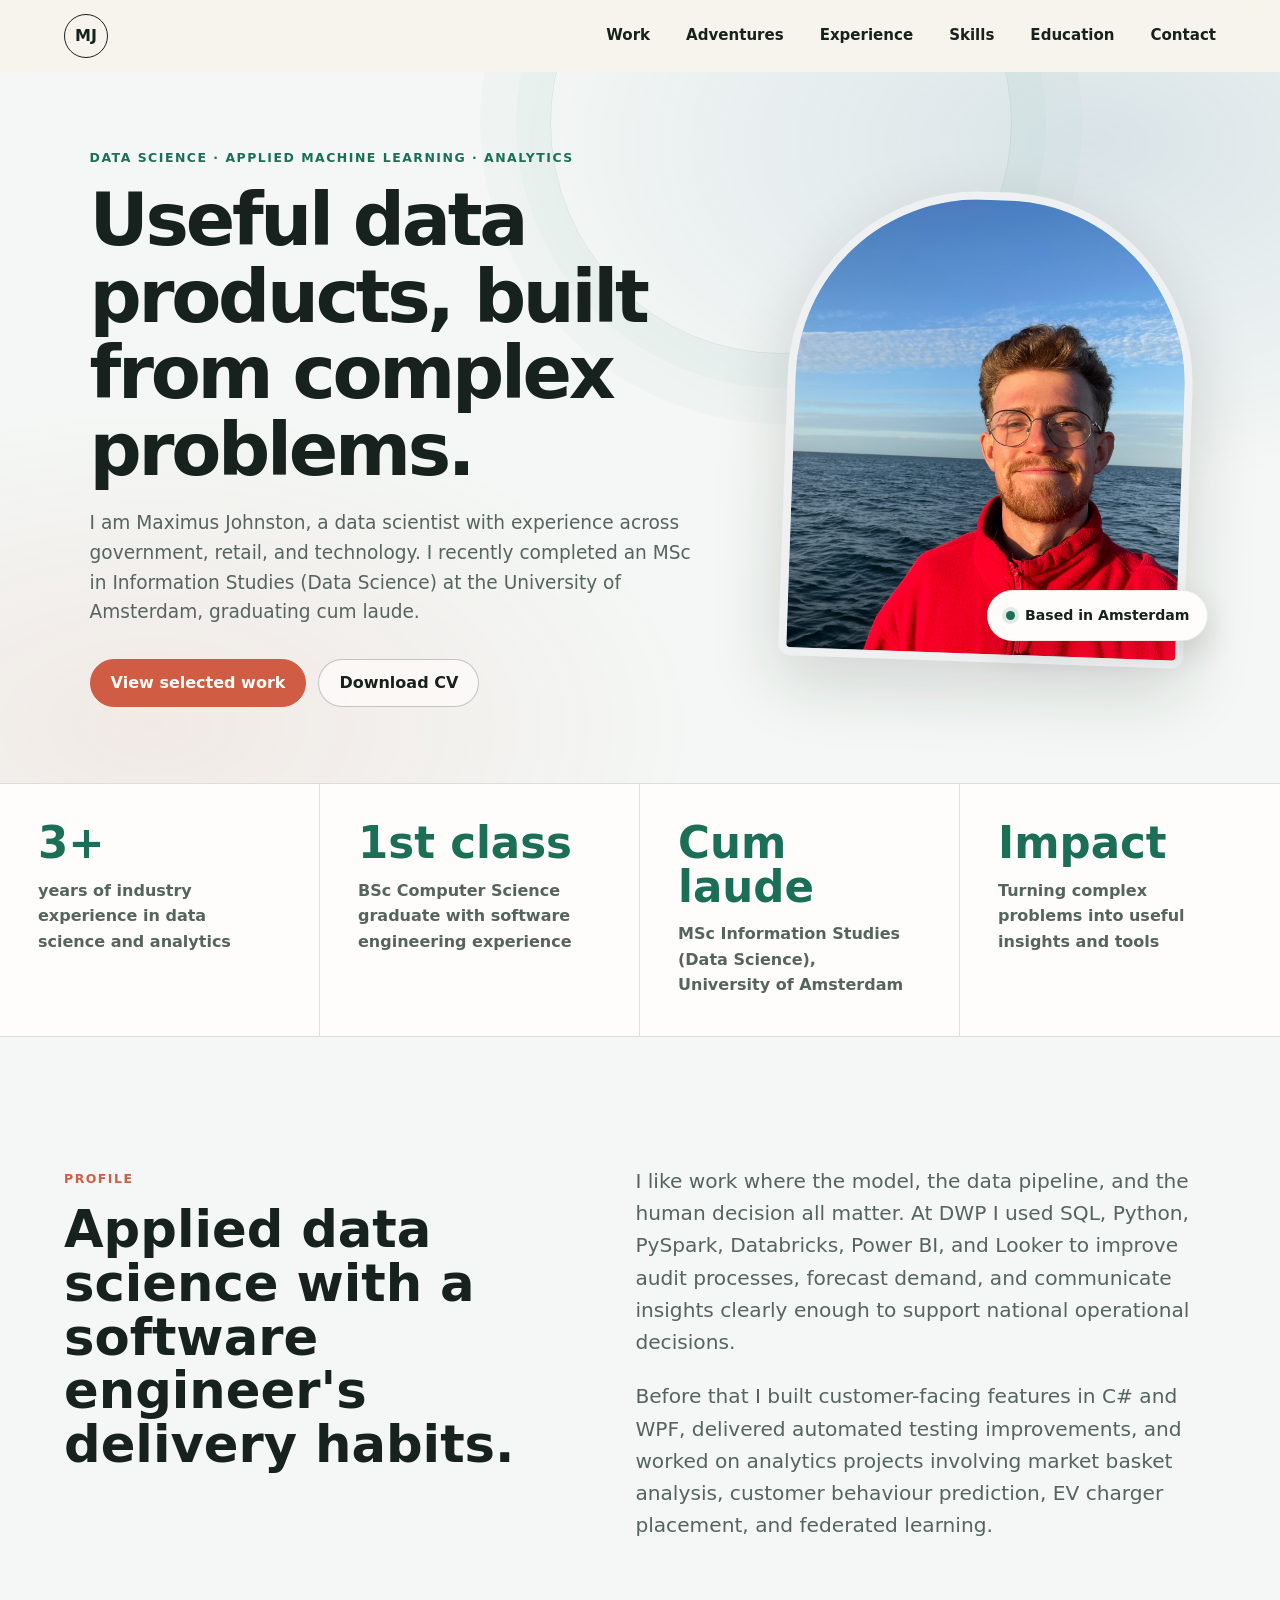
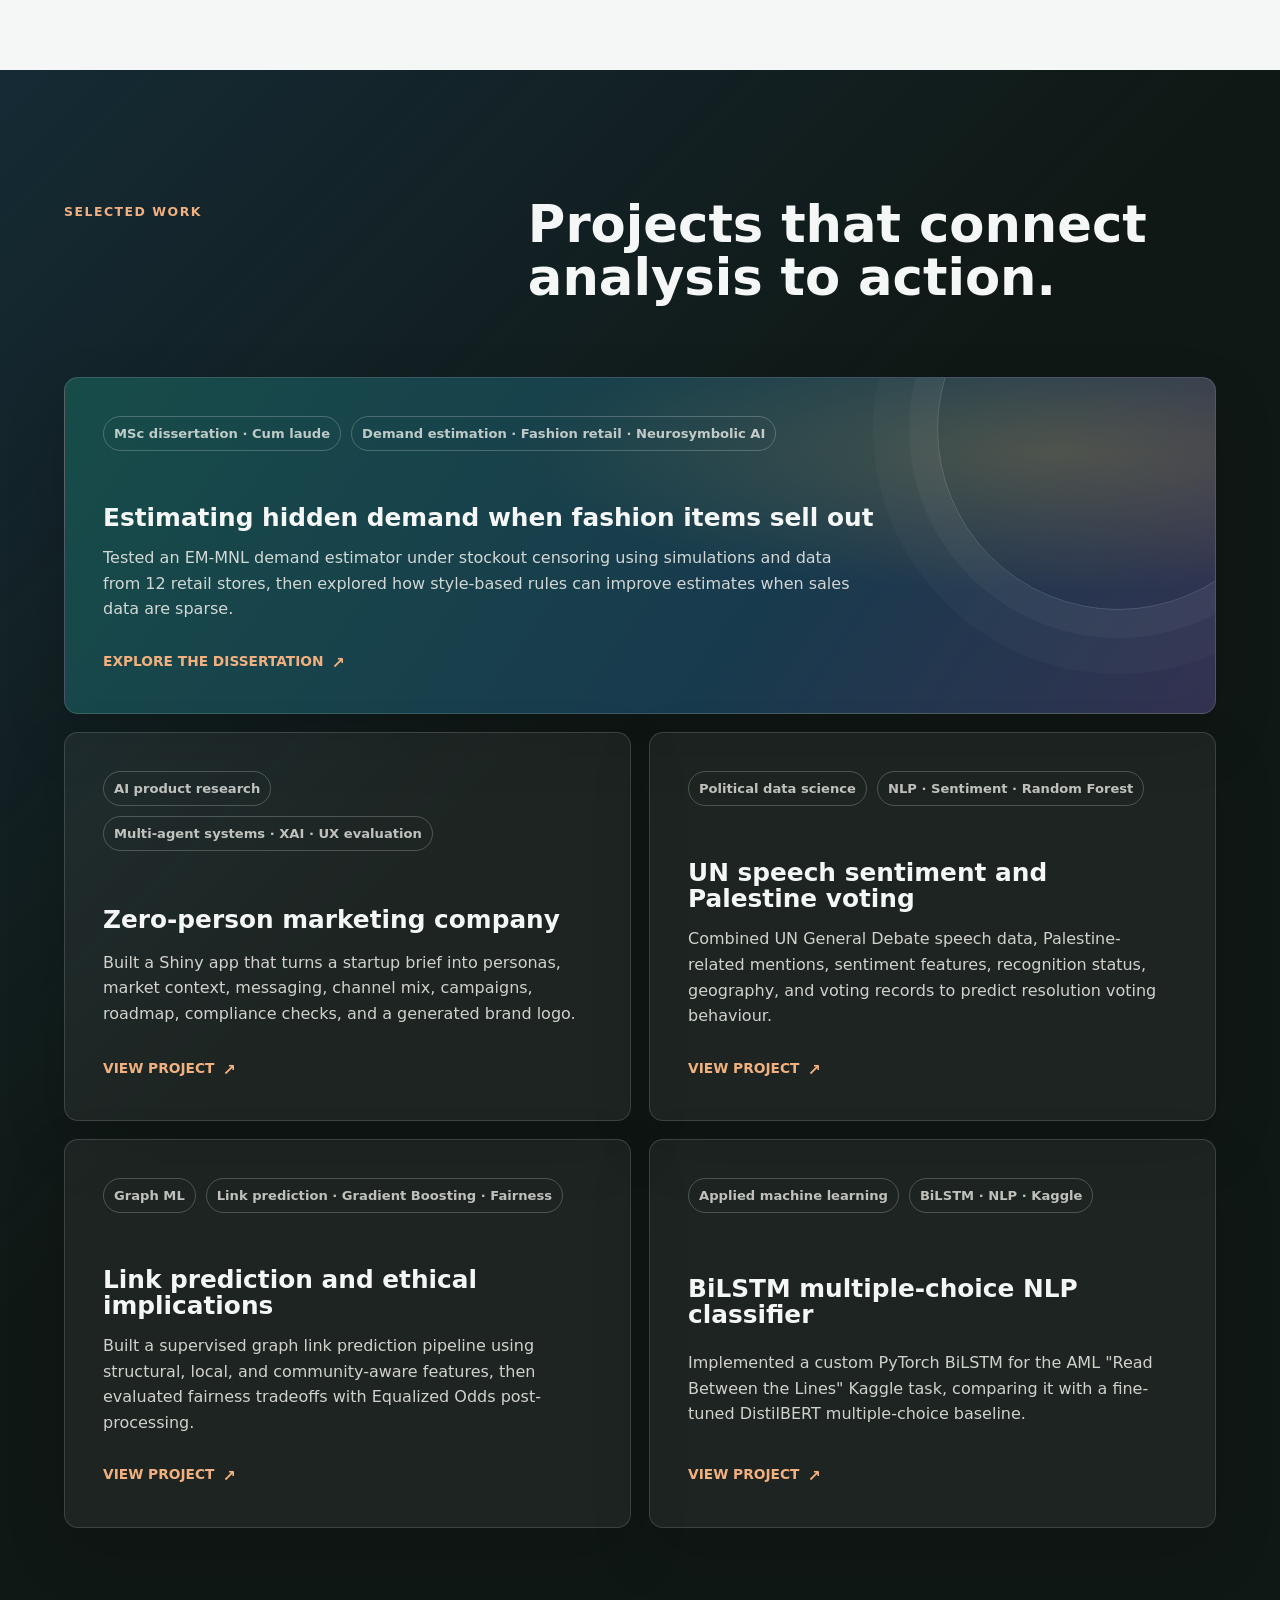
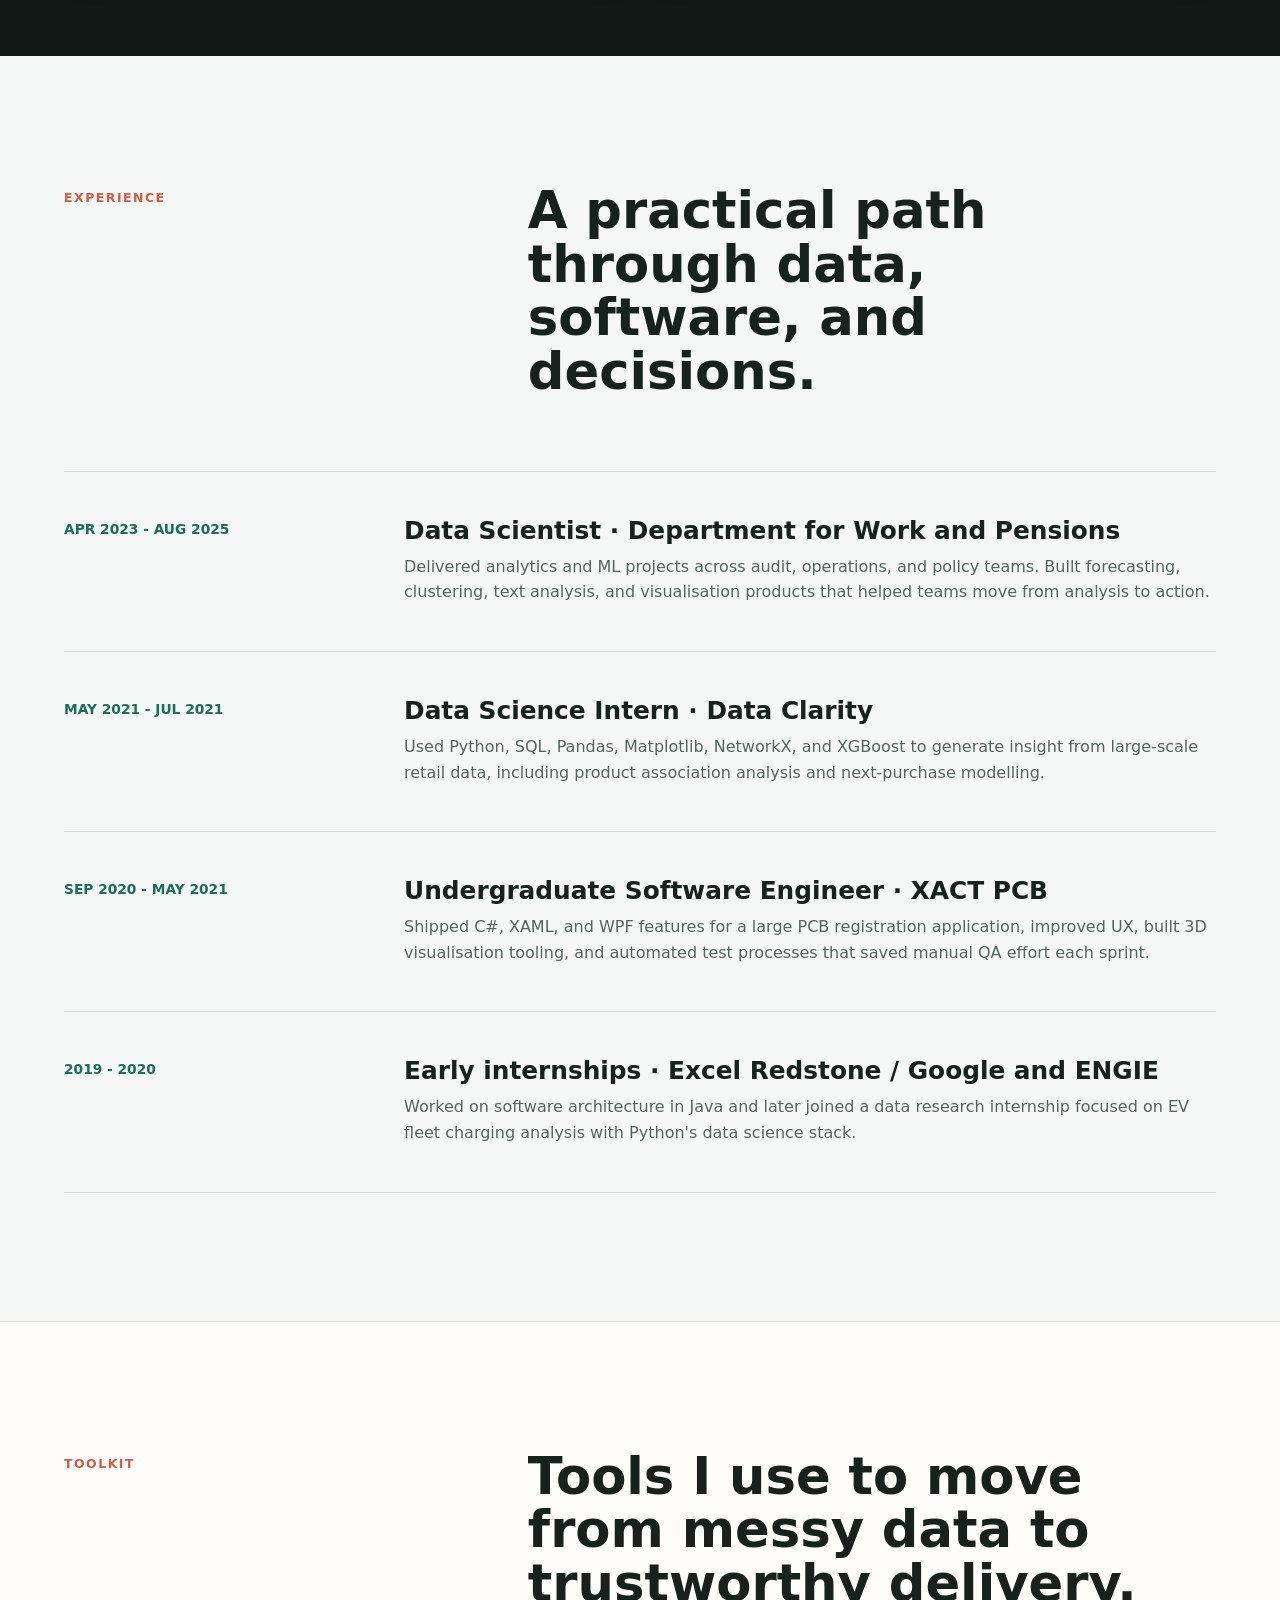
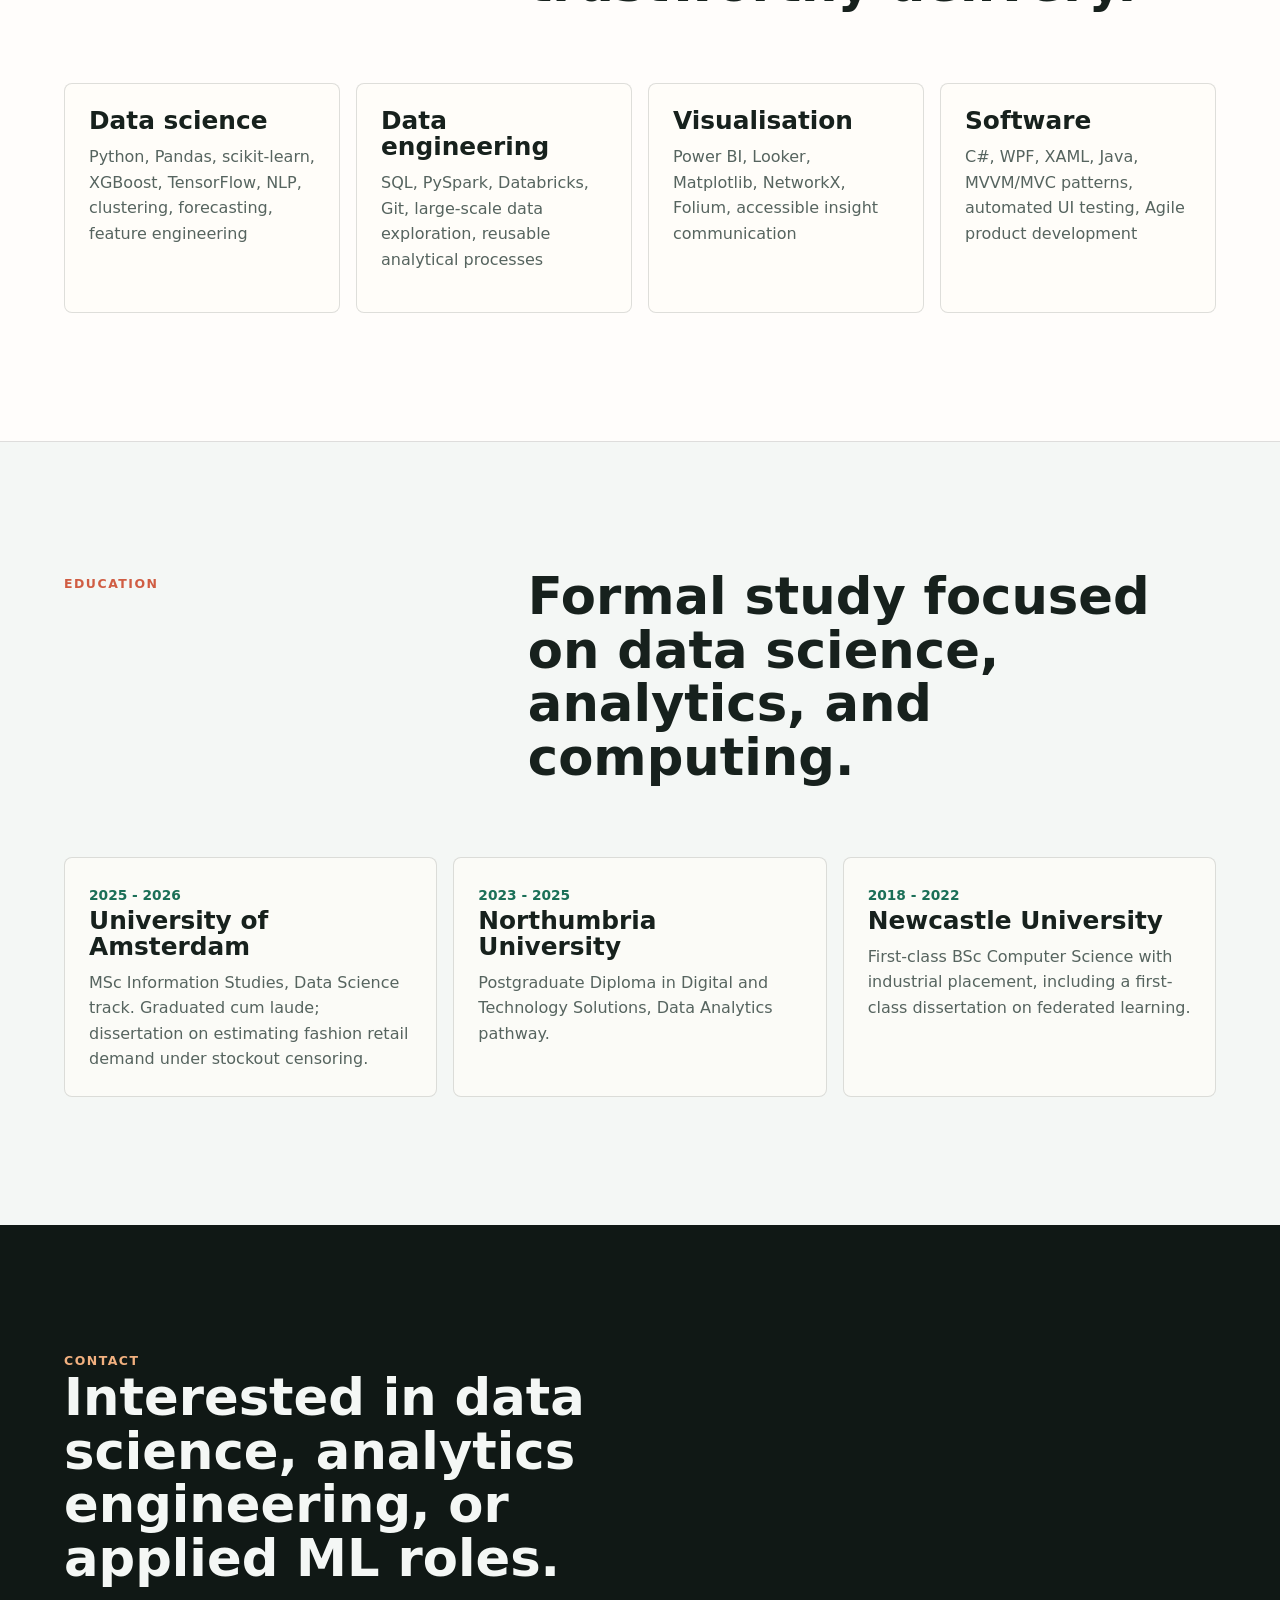
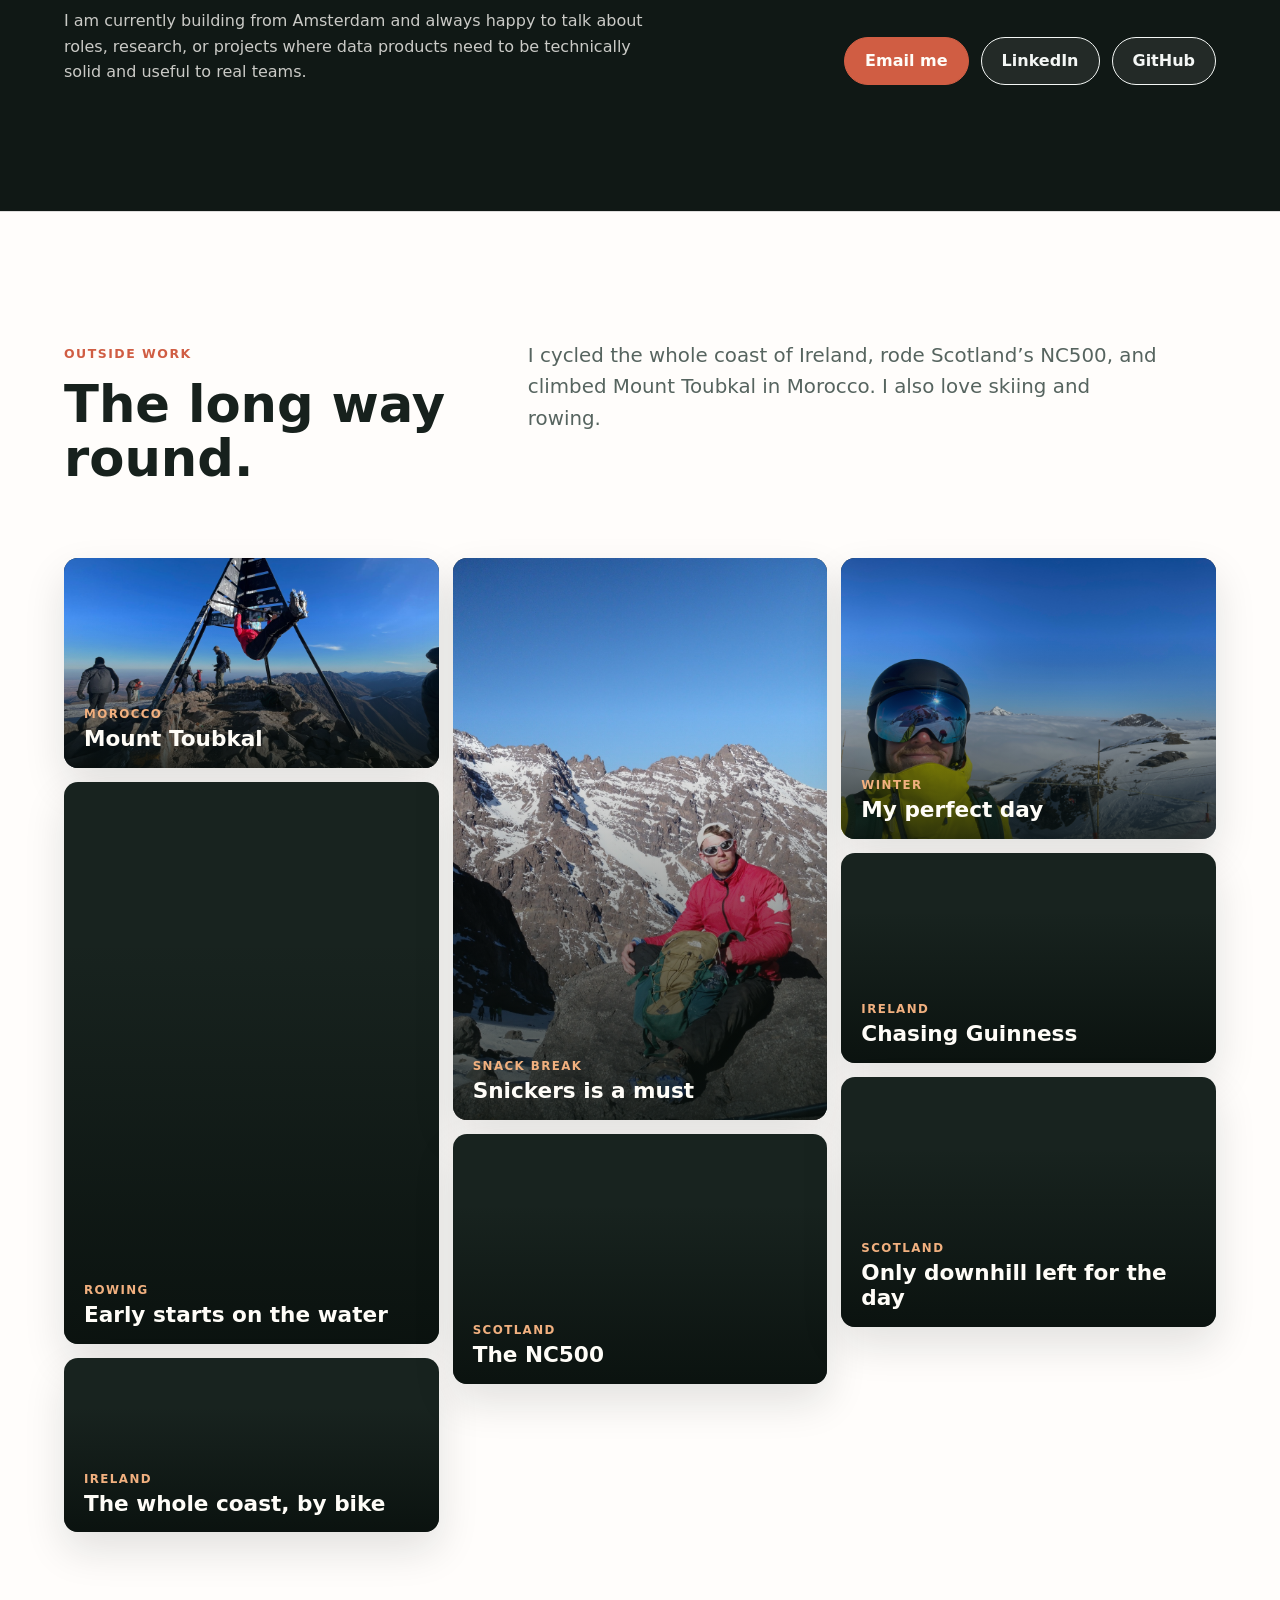
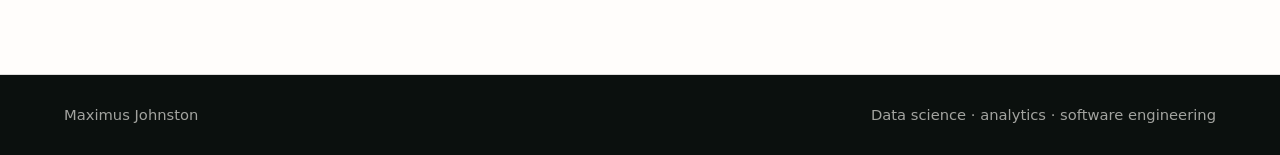
<file: index.html>
<!DOCTYPE html>
<html lang="en">
    <head>
        <meta charset="UTF-8">
        <meta name="viewport" content="width=device-width, initial-scale=1">
        <meta name="description" content="Portfolio of Maximus Johnston, a data scientist and cum laude MSc Information Studies graduate working across machine learning, analytics, and software engineering.">
        <title>Maximus Johnston | Data Scientist</title>
        <link rel="stylesheet" href="./styles.css">
    </head>
    <body>
        <header class="site-header" data-header>
            <a class="brand" href="#home" aria-label="Maximus Johnston home">MJ</a>
            <button class="nav-toggle" type="button" aria-expanded="false" aria-controls="site-nav" aria-label="Open navigation">
                <span></span>
                <span></span>
            </button>
            <nav class="site-nav" id="site-nav" aria-label="Primary navigation">
                <a href="#work">Work</a>
                <a href="#adventures">Adventures</a>
                <a href="#experience">Experience</a>
                <a href="#skills">Skills</a>
                <a href="#education">Education</a>
                <a href="#contact">Contact</a>
            </nav>
        </header>

        <main>
            <section class="hero" id="home" aria-labelledby="hero-title">
                <div class="hero__content">
                    <p class="eyebrow">Data science &middot; Applied machine learning &middot; Analytics</p>
                    <h1 id="hero-title">Useful data products, built from complex problems.</h1>
                    <p class="hero__summary">
                        I am Maximus Johnston, a data scientist with experience across government, retail, and technology. I recently completed an MSc in Information Studies (Data Science) at the University of Amsterdam, graduating cum laude.
                    </p>
                    <div class="hero__actions" aria-label="Primary actions">
                        <a class="button button--primary" href="#work">View selected work</a>
                        <a class="button button--secondary" href="Maximus-Johnston-CV-2026.pdf">Download CV</a>
                    </div>
                </div>
                <figure class="hero__visual">
                    <div class="hero__photo-frame">
                        <img class="hero__photo" src="CV photo.jpg" alt="Maximus Johnston by the sea">
                    </div>
                    <figcaption class="hero__caption">
                        <span class="hero__caption-dot" aria-hidden="true"></span>
                        <span>Based in Amsterdam</span>
                    </figcaption>
                </figure>
            </section>

            <section class="proof-strip" aria-label="Career highlights">
                <div>
                    <strong>3+</strong>
                    <span>years of industry experience in data science and analytics</span>
                </div>
                <div>
                    <strong>1st class</strong>
                    <span>BSc Computer Science graduate with software engineering experience</span>
                </div>
                <div>
                    <strong>Cum laude</strong>
                    <span>MSc Information Studies (Data Science), University of Amsterdam</span>
                </div>
                <div>
                    <strong>Impact</strong>
                    <span>Turning complex problems into useful insights and tools</span>
                </div>
            </section>

            <section class="section section--intro" aria-labelledby="profile-title">
                <div class="section__heading">
                    <p class="eyebrow">Profile</p>
                    <h2 id="profile-title">Applied data science with a software engineer's delivery habits.</h2>
                </div>
                <div class="profile-copy">
                    <p>
                        I like work where the model, the data pipeline, and the human decision all matter. At DWP I used SQL, Python,
                        PySpark, Databricks, Power BI, and Looker to improve audit processes, forecast demand, and communicate insights
                        clearly enough to support national operational decisions.
                    </p>
                    <p>
                        Before that I built customer-facing features in C# and WPF, delivered automated testing improvements, and worked on
                        analytics projects involving market basket analysis, customer behaviour prediction, EV charger placement, and federated learning.
                    </p>
                </div>
            </section>

            <section class="section section--dark" id="work" aria-labelledby="work-title">
                <div class="section__heading">
                    <p class="eyebrow">Selected work</p>
                    <h2 id="work-title">Projects that connect analysis to action.</h2>
                </div>

                <div class="case-grid">
                    <a class="case-card case-card--feature case-card--thesis" href="./projects/demand-estimation.html" aria-label="Read more about demand estimation under stockout censoring">
                        <div class="case-card__meta">
                            <span>MSc dissertation &middot; Cum laude</span>
                            <span>Demand estimation &middot; Fashion retail &middot; Neurosymbolic AI</span>
                        </div>
                        <h3>Estimating hidden demand when fashion items sell out</h3>
                        <p>
                            Tested an EM-MNL demand estimator under stockout censoring using simulations and data from 12 retail stores,
                            then explored how style-based rules can improve estimates when sales data are sparse.
                        </p>
                        <span class="case-card__cta">Explore the dissertation</span>
                    </a>

                    <a class="case-card" href="./projects/zero-person-marketing.html" aria-label="Read more about zero-person marketing">
                        <div class="case-card__meta">
                            <span>AI product research</span>
                            <span>Multi-agent systems &middot; XAI &middot; UX evaluation</span>
                        </div>
                        <h3>Zero-person marketing company</h3>
                        <p>
                            Built a Shiny app that turns a startup brief into personas, market context, messaging, channel mix,
                            campaigns, roadmap, compliance checks, and a generated brand logo.
                        </p>
                        <span class="case-card__cta">View project</span>
                    </a>

                    <a class="case-card" href="./projects/un-speech-voting.html" aria-label="Read more about UN speech and voting prediction">
                        <div class="case-card__meta">
                            <span>Political data science</span>
                            <span>NLP &middot; Sentiment &middot; Random Forest</span>
                        </div>
                        <h3>UN speech sentiment and Palestine voting</h3>
                        <p>
                            Combined UN General Debate speech data, Palestine-related mentions, sentiment features, recognition status,
                            geography, and voting records to predict resolution voting behaviour.
                        </p>
                        <span class="case-card__cta">View project</span>
                    </a>

                    <a class="case-card" href="./projects/link-prediction.html" aria-label="Read more about link prediction and ethical implications">
                        <div class="case-card__meta">
                            <span>Graph ML</span>
                            <span>Link prediction &middot; Gradient Boosting &middot; Fairness</span>
                        </div>
                        <h3>Link prediction and ethical implications</h3>
                        <p>
                            Built a supervised graph link prediction pipeline using structural, local, and community-aware features,
                            then evaluated fairness tradeoffs with Equalized Odds post-processing.
                        </p>
                        <span class="case-card__cta">View project</span>
                    </a>

                    <a class="case-card" href="./projects/bilstm-aml.html" aria-label="Read more about the BiLSTM applied machine learning project">
                        <div class="case-card__meta">
                            <span>Applied machine learning</span>
                            <span>BiLSTM &middot; NLP &middot; Kaggle</span>
                        </div>
                        <h3>BiLSTM multiple-choice NLP classifier</h3>
                        <p>
                            Implemented a custom PyTorch BiLSTM for the AML "Read Between the Lines" Kaggle task, comparing it with
                            a fine-tuned DistilBERT multiple-choice baseline.
                        </p>
                        <span class="case-card__cta">View project</span>
                    </a>
                </div>
            </section>

            <section class="section" id="experience" aria-labelledby="experience-title">
                <div class="section__heading">
                    <p class="eyebrow">Experience</p>
                    <h2 id="experience-title">A practical path through data, software, and decisions.</h2>
                </div>

                <div class="timeline">
                    <article class="timeline__item">
                        <time>Apr 2023 - Aug 2025</time>
                        <div>
                            <h3>Data Scientist · Department for Work and Pensions</h3>
                            <p>
                                Delivered analytics and ML projects across audit, operations, and policy teams. Built forecasting,
                                clustering, text analysis, and visualisation products that helped teams move from analysis to action.
                            </p>
                        </div>
                    </article>
                    <article class="timeline__item">
                        <time>May 2021 - Jul 2021</time>
                        <div>
                            <h3>Data Science Intern · Data Clarity</h3>
                            <p>
                                Used Python, SQL, Pandas, Matplotlib, NetworkX, and XGBoost to generate insight from large-scale retail data,
                                including product association analysis and next-purchase modelling.
                            </p>
                        </div>
                    </article>
                    <article class="timeline__item">
                        <time>Sep 2020 - May 2021</time>
                        <div>
                            <h3>Undergraduate Software Engineer · XACT PCB</h3>
                            <p>
                                Shipped C#, XAML, and WPF features for a large PCB registration application, improved UX, built 3D visualisation
                                tooling, and automated test processes that saved manual QA effort each sprint.
                            </p>
                        </div>
                    </article>
                    <article class="timeline__item">
                        <time>2019 - 2020</time>
                        <div>
                            <h3>Early internships · Excel Redstone / Google and ENGIE</h3>
                            <p>
                                Worked on software architecture in Java and later joined a data research internship focused on EV fleet charging
                                analysis with Python's data science stack.
                            </p>
                        </div>
                    </article>
                </div>
            </section>

            <section class="section section--split" id="skills" aria-labelledby="skills-title">
                <div class="section__heading">
                    <p class="eyebrow">Toolkit</p>
                    <h2 id="skills-title">Tools I use to move from messy data to trustworthy delivery.</h2>
                </div>

                <div class="skills-grid">
                    <article>
                        <h3>Data science</h3>
                        <p>Python, Pandas, scikit-learn, XGBoost, TensorFlow, NLP, clustering, forecasting, feature engineering</p>
                    </article>
                    <article>
                        <h3>Data engineering</h3>
                        <p>SQL, PySpark, Databricks, Git, large-scale data exploration, reusable analytical processes</p>
                    </article>
                    <article>
                        <h3>Visualisation</h3>
                        <p>Power BI, Looker, Matplotlib, NetworkX, Folium, accessible insight communication</p>
                    </article>
                    <article>
                        <h3>Software</h3>
                        <p>C#, WPF, XAML, Java, MVVM/MVC patterns, automated UI testing, Agile product development</p>
                    </article>
                </div>
            </section>

            <section class="section" id="education" aria-labelledby="education-title">
                <div class="section__heading">
                    <p class="eyebrow">Education</p>
                    <h2 id="education-title">Formal study focused on data science, analytics, and computing.</h2>
                </div>

                <div class="education-list">
                    <article>
                        <time>2025 - 2026</time>
                        <h3>University of Amsterdam</h3>
                        <p>MSc Information Studies, Data Science track. Graduated cum laude; dissertation on estimating fashion retail demand under stockout censoring.</p>
                    </article>
                    <article>
                        <time>2023 - 2025</time>
                        <h3>Northumbria University</h3>
                        <p>Postgraduate Diploma in Digital and Technology Solutions, Data Analytics pathway.</p>
                    </article>
                    <article>
                        <time>2018 - 2022</time>
                        <h3>Newcastle University</h3>
                        <p>First-class BSc Computer Science with industrial placement, including a first-class dissertation on federated learning.</p>
                    </article>
                </div>
            </section>

            <section class="contact" id="contact" aria-labelledby="contact-title">
                <div>
                    <p class="eyebrow">Contact</p>
                    <h2 id="contact-title">Interested in data science, analytics engineering, or applied ML roles.</h2>
                    <p>
                        I am currently building from Amsterdam and always happy to talk about roles, research, or projects where data products
                        need to be technically solid and useful to real teams.
                    </p>
                </div>
                <div class="contact__actions">
                    <a class="button button--primary" href="mailto:max.johnston54@gmail.com">Email me</a>
                    <a class="button button--secondary" href="https://www.linkedin.com/in/maximus-johnston-8742a4191/">LinkedIn</a>
                    <a class="button button--secondary" href="https://github.com/MaximusJ08">GitHub</a>
                </div>
            </section>

            <section class="section section--adventures" id="adventures" aria-labelledby="adventures-title">
                <div class="section__heading">
                    <div>
                        <p class="eyebrow">Outside work</p>
                        <h2 id="adventures-title">The long way round.</h2>
                    </div>
                    <p class="adventure-intro">
                        I cycled the whole coast of Ireland, rode Scotland’s NC500, and climbed Mount Toubkal in Morocco. I also love skiing and rowing.
                    </p>
                </div>

                <div class="adventure-grid">
                    <figure class="adventure-card" data-reveal>
                        <img src="./assets/Personal%20photos/Max%20haning%20on%20metal%20frame%20at%20top%20of%20mountatin.JPG" alt="Maximus at the summit of Mount Toubkal in Morocco" loading="lazy" decoding="async">
                        <figcaption><span>Morocco</span><strong>Mount Toubkal</strong></figcaption>
                    </figure>
                    <figure class="adventure-card adventure-card--rowing" data-reveal>
                        <img src="./assets/Personal%20photos/Max%20rowinf.JPG" alt="The boat and crew rowing together on the water" loading="lazy" decoding="async">
                        <figcaption><span>Rowing</span><strong>Early starts on the water</strong></figcaption>
                    </figure>
                    <figure class="adventure-card adventure-card--ireland" data-reveal>
                        <img src="./assets/Personal%20photos/max%20action%20shot%20bike%20irealnd.jpg" alt="Maximus cycling an open road along the Irish coast" loading="lazy" decoding="async">
                        <figcaption><span>Ireland</span><strong>The whole coast, by bike</strong></figcaption>
                    </figure>
                    <figure class="adventure-card adventure-card--mountains" data-reveal>
                        <img src="./assets/Personal%20photos/Max%20sat%20on%20mountain.JPG" alt="Maximus resting among snowy mountain peaks" loading="lazy" decoding="async">
                        <figcaption><span>Snack break</span><strong>Snickers is a must</strong></figcaption>
                    </figure>
                    <figure class="adventure-card" data-reveal>
                        <img src="./assets/Personal%20photos/Max%20with%20bike%20scotland.JPG" alt="Maximus with his touring bike in the Scottish Highlands" loading="lazy" decoding="async">
                        <figcaption><span>Scotland</span><strong>The NC500</strong></figcaption>
                    </figure>
                    <figure class="adventure-card" data-reveal>
                        <img src="./assets/Personal%20photos/max%20skiing%20selfie.JPG" alt="Maximus skiing in the mountains" loading="lazy" decoding="async">
                        <figcaption><span>Winter</span><strong>My perfect day</strong></figcaption>
                    </figure>
                    <figure class="adventure-card" data-reveal>
                        <img src="./assets/Personal%20photos/Max%20bike%20ireland.jpg" alt="Maximus with his touring bike on the Irish coast" loading="lazy" decoding="async">
                        <figcaption><span>Ireland</span><strong>Chasing Guinness</strong></figcaption>
                    </figure>
                    <figure class="adventure-card" data-reveal>
                        <img src="./assets/Personal%20photos/max%20pose%20on%20ride%20in%20scotalnd%20.JPG" alt="Maximus taking a break with his bike in the Scottish Highlands" loading="lazy" decoding="async">
                        <figcaption><span>Scotland</span><strong>Only downhill left for the day</strong></figcaption>
                    </figure>
                </div>
            </section>
        </main>

        <footer class="site-footer">
            <span>Maximus Johnston</span>
            <span>Data science · analytics · software engineering</span>
        </footer>

        <script src="./index.js"></script>
    </body>
</html>
</file>
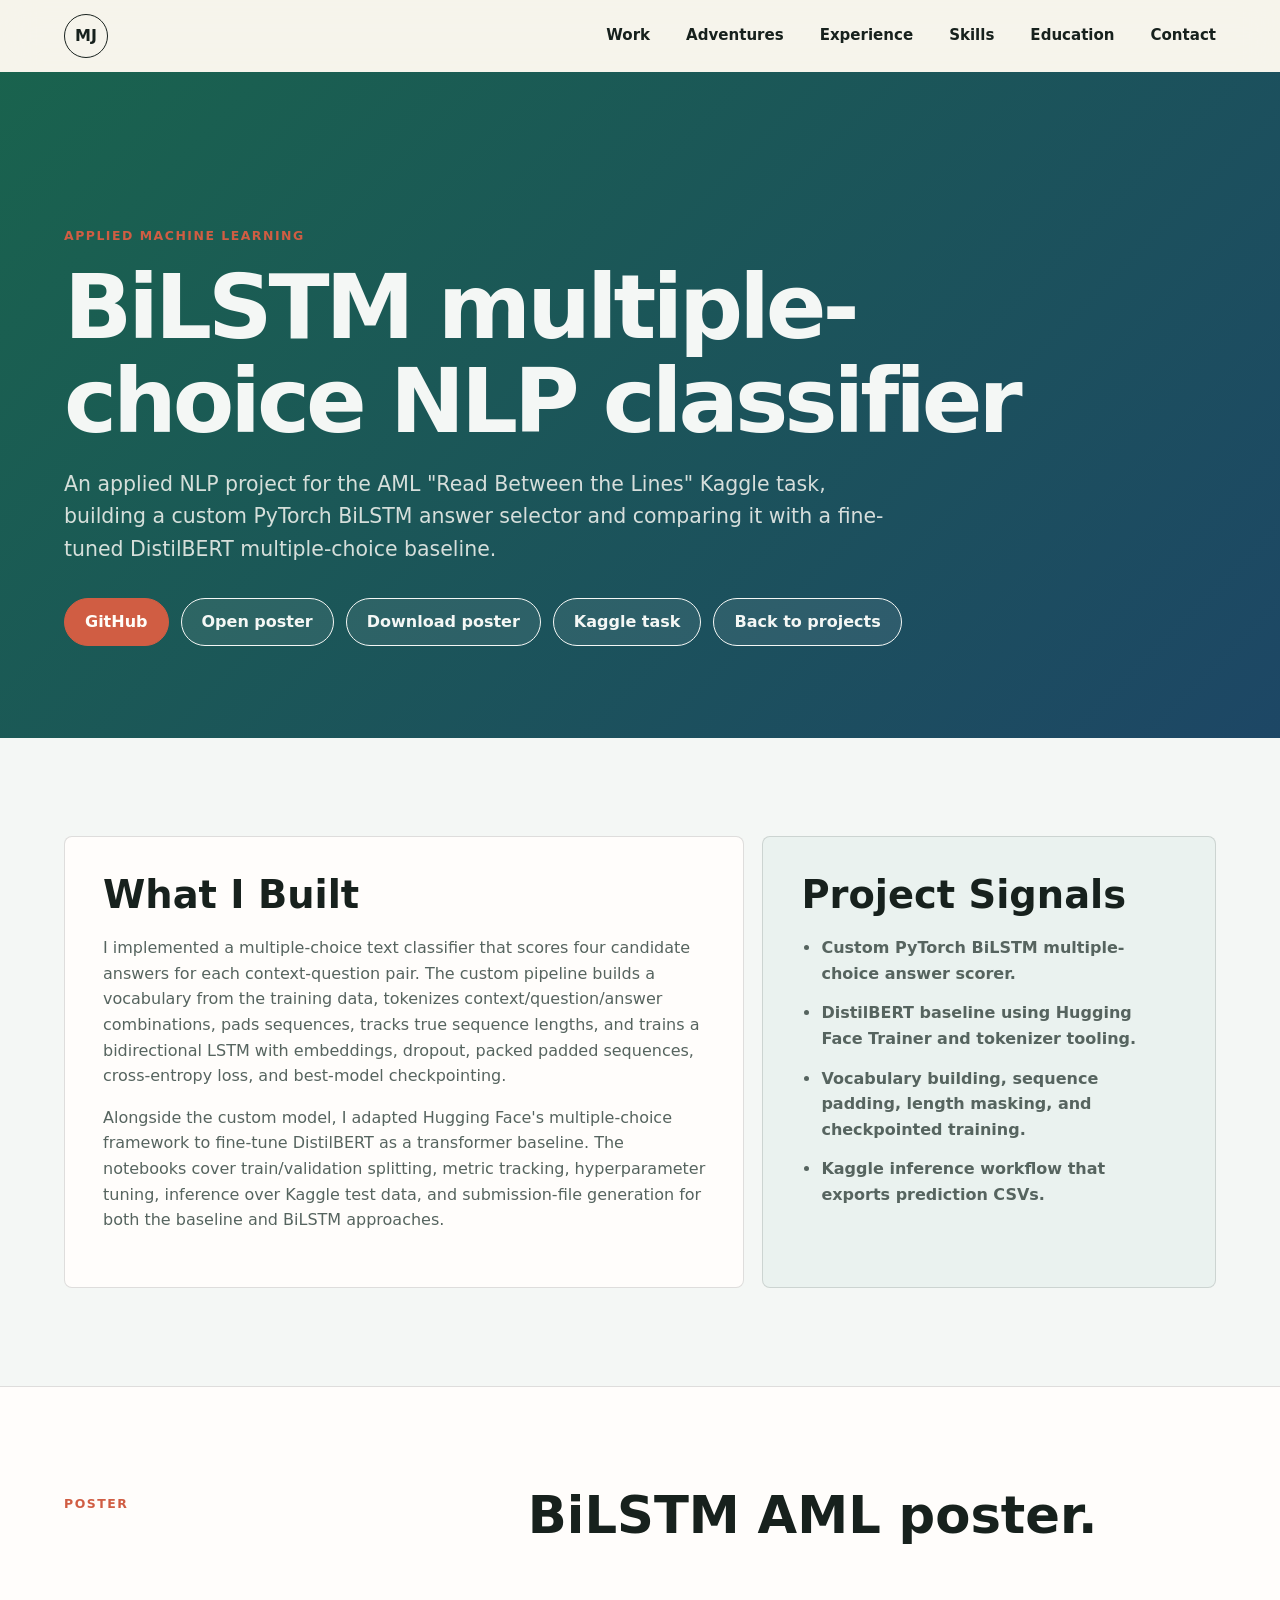
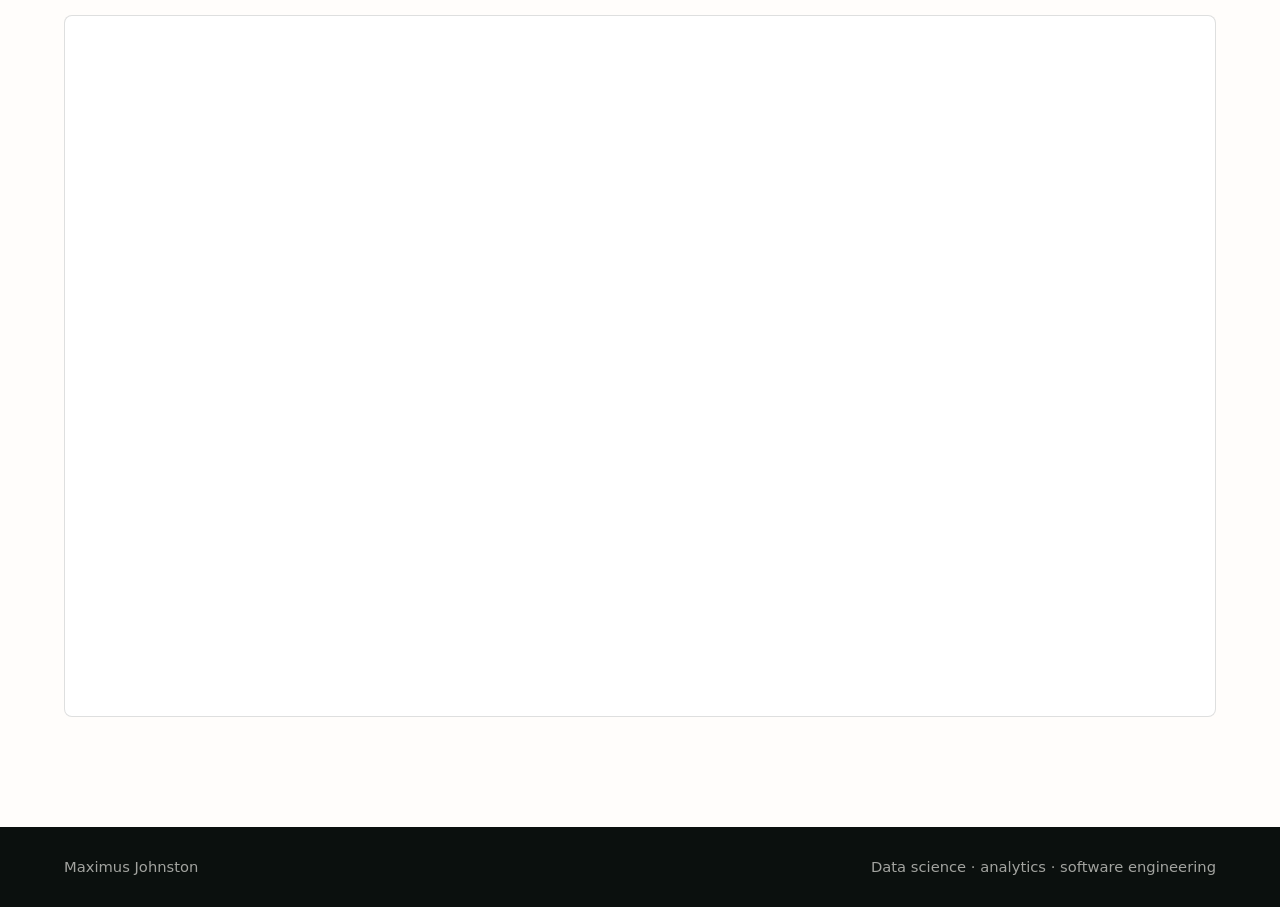
<file: projects/bilstm-aml.html>
<!DOCTYPE html>
<html lang="en">
    <head>
        <meta charset="UTF-8">
        <meta name="viewport" content="width=device-width, initial-scale=1">
        <meta name="description" content="BiLSTM multiple-choice NLP classifier project by Maximus Johnston.">
        <title>BiLSTM AML Classifier | Maximus Johnston</title>
        <link rel="stylesheet" href="../styles.css">
    </head>
    <body>
        <header class="site-header" data-header>
            <a class="brand" href="../index.html#home" aria-label="Maximus Johnston home">MJ</a>
            <button class="nav-toggle" type="button" aria-expanded="false" aria-controls="site-nav" aria-label="Open navigation">
                <span></span>
                <span></span>
            </button>
            <nav class="site-nav" id="site-nav" aria-label="Primary navigation">
                <a href="../index.html#work">Work</a>
                <a href="../index.html#adventures">Adventures</a>
                <a href="../index.html#experience">Experience</a>
                <a href="../index.html#skills">Skills</a>
                <a href="../index.html#education">Education</a>
                <a href="../index.html#contact">Contact</a>
            </nav>
        </header>

        <main>
            <section class="project-hero">
                <p class="eyebrow">Applied machine learning</p>
                <h1>BiLSTM multiple-choice NLP classifier</h1>
                <p>
                    An applied NLP project for the AML "Read Between the Lines" Kaggle task, building a custom PyTorch BiLSTM
                    answer selector and comparing it with a fine-tuned DistilBERT multiple-choice baseline.
                </p>
                <div class="hero__actions">
                    <a class="button button--primary" href="https://github.com/MaximusJ08/AML_27">GitHub</a>
                    <a class="button button--secondary" href="../assets/projects/bilstm-aml-poster.pdf">Open poster</a>
                    <a class="button button--secondary" href="../assets/projects/bilstm-aml-poster.pdf" download="BiLSTM_AML_Poster (4).pdf">Download poster</a>
                    <a class="button button--secondary" href="https://www.kaggle.com/competitions/aml-2025-read-between-the-lines/overview">Kaggle task</a>
                    <a class="button button--secondary" href="../index.html#work">Back to projects</a>
                </div>
            </section>

            <section class="project-layout">
                <article class="project-panel">
                    <h2>What I Built</h2>
                    <p>
                        I implemented a multiple-choice text classifier that scores four candidate answers for each context-question
                        pair. The custom pipeline builds a vocabulary from the training data, tokenizes context/question/answer
                        combinations, pads sequences, tracks true sequence lengths, and trains a bidirectional LSTM with embeddings,
                        dropout, packed padded sequences, cross-entropy loss, and best-model checkpointing.
                    </p>
                    <p>
                        Alongside the custom model, I adapted Hugging Face's multiple-choice framework to fine-tune DistilBERT as a
                        transformer baseline. The notebooks cover train/validation splitting, metric tracking, hyperparameter tuning,
                        inference over Kaggle test data, and submission-file generation for both the baseline and BiLSTM approaches.
                    </p>
                </article>

                <aside class="project-panel project-panel--accent">
                    <h2>Project Signals</h2>
                    <ul class="metric-list">
                        <li>Custom PyTorch BiLSTM multiple-choice answer scorer.</li>
                        <li>DistilBERT baseline using Hugging Face Trainer and tokenizer tooling.</li>
                        <li>Vocabulary building, sequence padding, length masking, and checkpointed training.</li>
                        <li>Kaggle inference workflow that exports prediction CSVs.</li>
                    </ul>
                </aside>
            </section>

            <section class="project-document" aria-labelledby="poster-title">
                <div class="section__heading">
                    <p class="eyebrow">Poster</p>
                    <h2 id="poster-title">BiLSTM AML poster.</h2>
                </div>
                <iframe class="pdf-frame" src="../assets/projects/bilstm-aml-poster.pdf" title="BiLSTM AML poster"></iframe>
            </section>
        </main>

        <footer class="site-footer">
            <span>Maximus Johnston</span>
            <span>Data science &middot; analytics &middot; software engineering</span>
        </footer>

        <script src="../index.js"></script>
    </body>
</html>
</file>
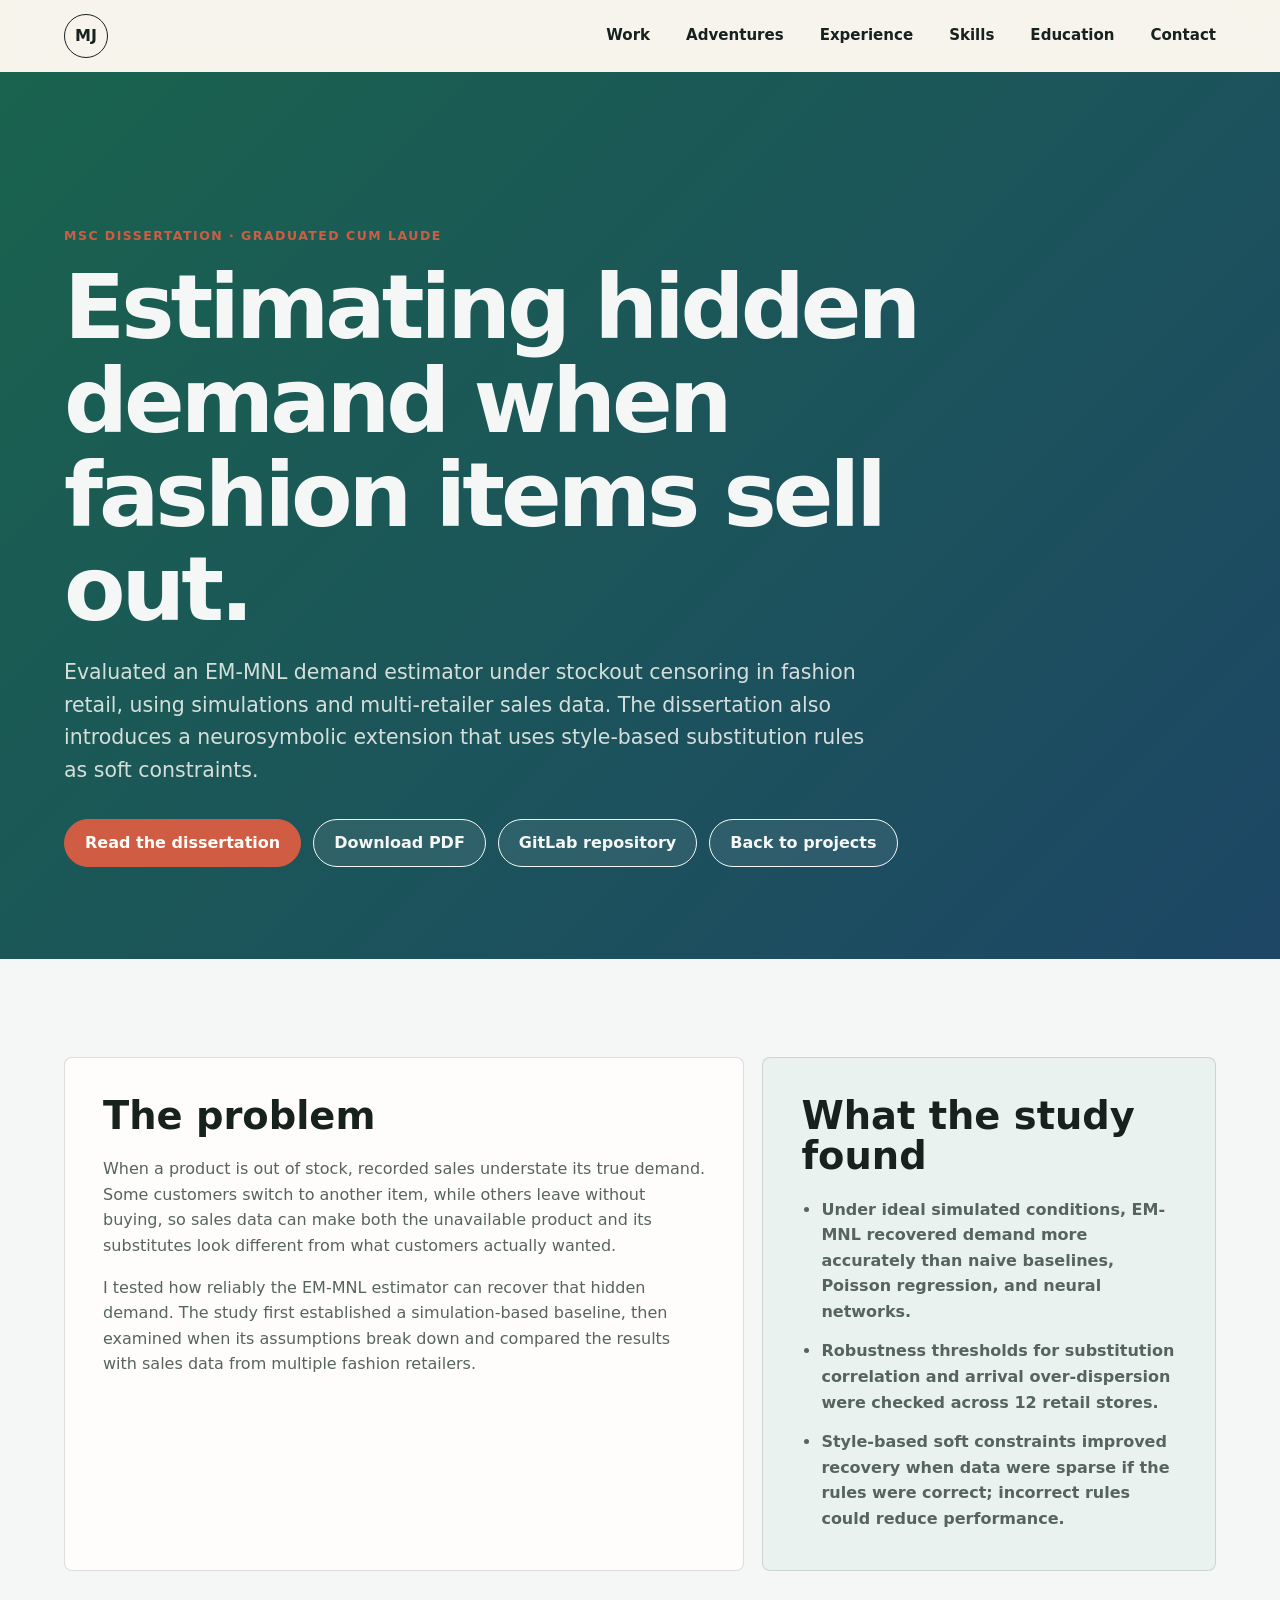
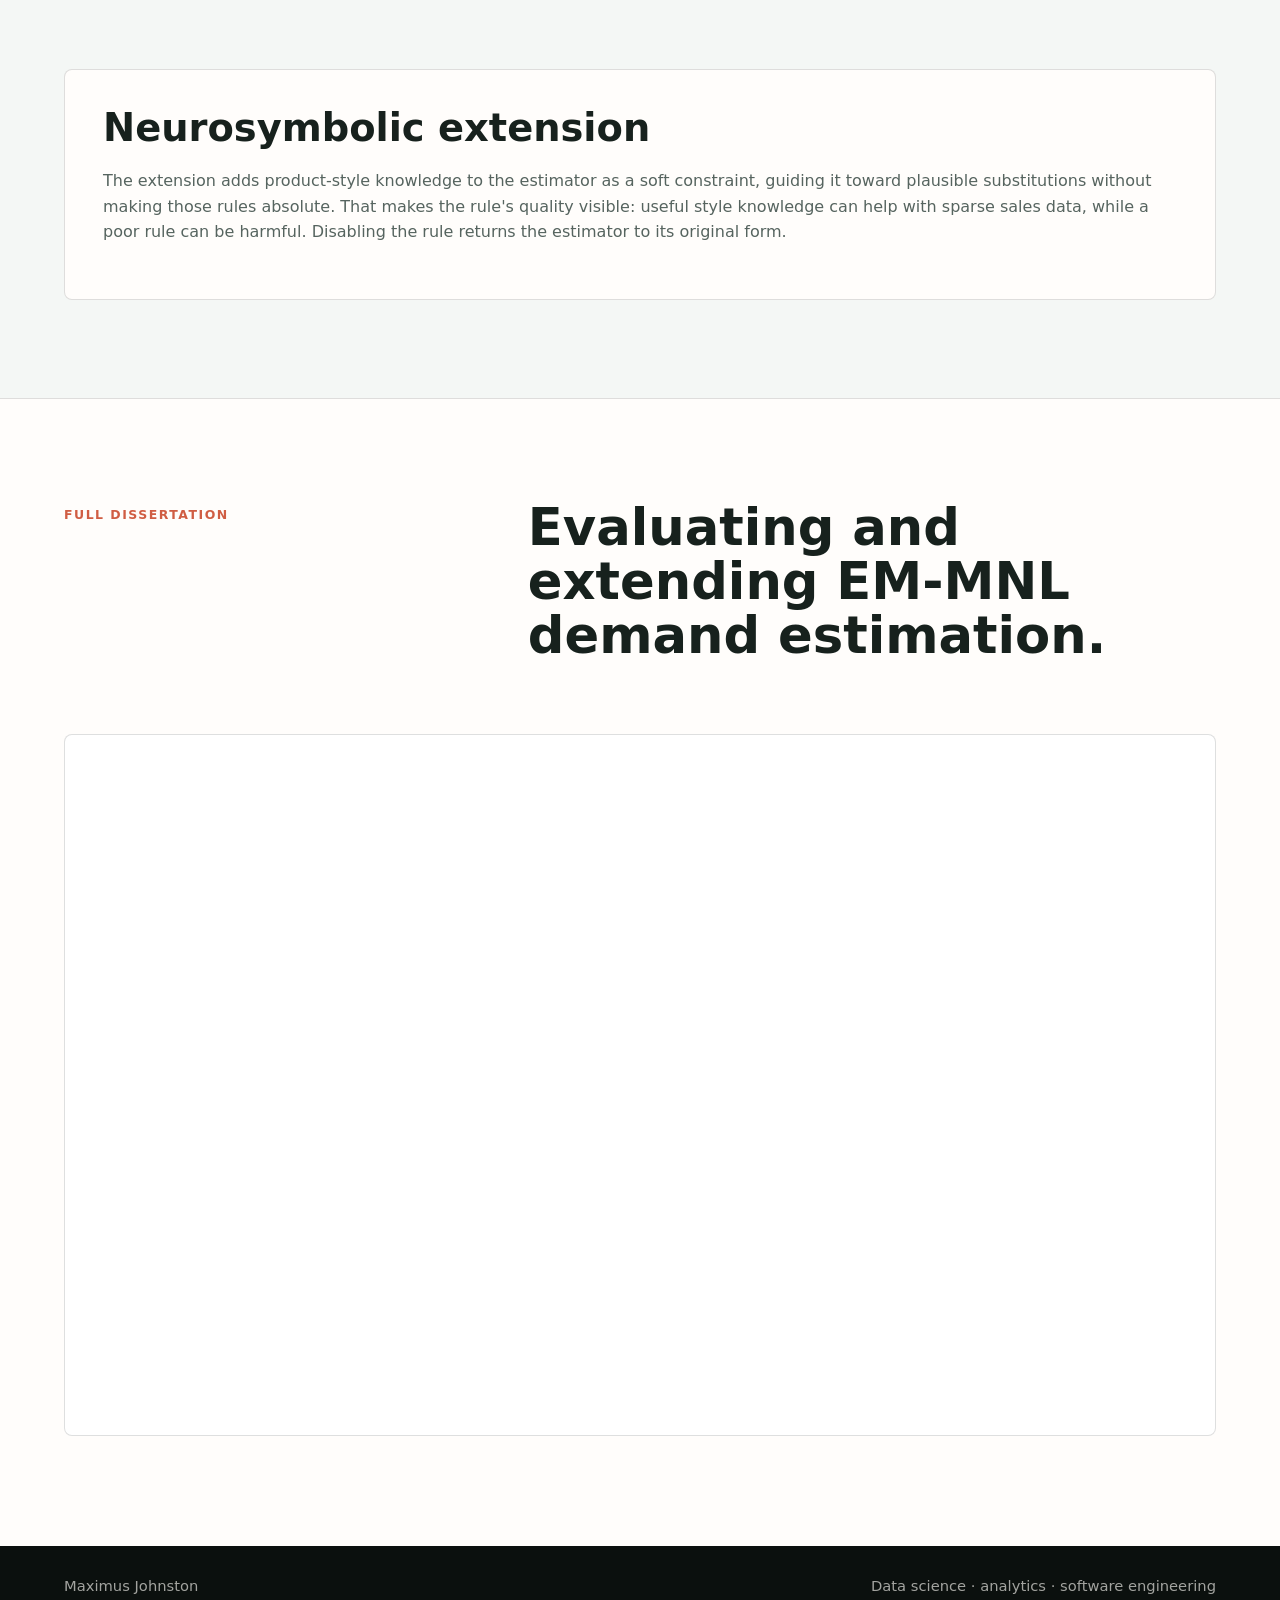
<file: projects/demand-estimation.html>
<!DOCTYPE html>
<html lang="en">
    <head>
        <meta charset="UTF-8">
        <meta name="viewport" content="width=device-width, initial-scale=1">
        <meta name="description" content="MSc dissertation on estimating hidden fashion retail demand under stockout censoring, with simulation-based robustness analysis and a neurosymbolic extension.">
        <title>Fashion Retail Demand Estimation | Maximus Johnston</title>
        <link rel="stylesheet" href="../styles.css">
    </head>
    <body>
        <header class="site-header" data-header>
            <a class="brand" href="../index.html#home" aria-label="Maximus Johnston home">MJ</a>
            <button class="nav-toggle" type="button" aria-expanded="false" aria-controls="site-nav" aria-label="Open navigation">
                <span></span>
                <span></span>
            </button>
            <nav class="site-nav" id="site-nav" aria-label="Primary navigation">
                <a href="../index.html#work">Work</a>
                <a href="../index.html#adventures">Adventures</a>
                <a href="../index.html#experience">Experience</a>
                <a href="../index.html#skills">Skills</a>
                <a href="../index.html#education">Education</a>
                <a href="../index.html#contact">Contact</a>
            </nav>
        </header>

        <main>
            <section class="project-hero">
                <p class="eyebrow">MSc dissertation &middot; Graduated cum laude</p>
                <h1>Estimating hidden demand when fashion items sell out.</h1>
                <p>
                    Evaluated an EM-MNL demand estimator under stockout censoring in fashion retail, using simulations and multi-retailer sales data.
                    The dissertation also introduces a neurosymbolic extension that uses style-based substitution rules as soft constraints.
                </p>
                <div class="hero__actions">
                    <a class="button button--primary" href="../assets/projects/MSc_Information_Studies_DS_IS_Master_MJ_Final.pdf">Read the dissertation</a>
                    <a class="button button--secondary" href="../assets/projects/MSc_Information_Studies_DS_IS_Master_MJ_Final.pdf" download>Download PDF</a>
                    <a class="button button--secondary" href="https://gitlab.com/wair-thesis-max/thesis_project">GitLab repository</a>
                    <a class="button button--secondary" href="../index.html#work">Back to projects</a>
                </div>
            </section>

            <section class="project-layout">
                <article class="project-panel">
                    <h2>The problem</h2>
                    <p>
                        When a product is out of stock, recorded sales understate its true demand. Some customers switch to another item,
                        while others leave without buying, so sales data can make both the unavailable product and its substitutes look
                        different from what customers actually wanted.
                    </p>
                    <p>
                        I tested how reliably the EM-MNL estimator can recover that hidden demand. The study first established a
                        simulation-based baseline, then examined when its assumptions break down and compared the results with sales data
                        from multiple fashion retailers.
                    </p>
                </article>

                <aside class="project-panel project-panel--accent">
                    <h2>What the study found</h2>
                    <ul class="metric-list">
                        <li>Under ideal simulated conditions, EM-MNL recovered demand more accurately than naive baselines, Poisson regression, and neural networks.</li>
                        <li>Robustness thresholds for substitution correlation and arrival over-dispersion were checked across 12 retail stores.</li>
                        <li>Style-based soft constraints improved recovery when data were sparse if the rules were correct; incorrect rules could reduce performance.</li>
                    </ul>
                </aside>
            </section>

            <section class="project-layout project-layout--single">
                <article class="project-panel">
                    <h2>Neurosymbolic extension</h2>
                    <p>
                        The extension adds product-style knowledge to the estimator as a soft constraint, guiding it toward plausible
                        substitutions without making those rules absolute. That makes the rule's quality visible: useful style knowledge
                        can help with sparse sales data, while a poor rule can be harmful. Disabling the rule returns the estimator to its
                        original form.
                    </p>
                </article>
            </section>

            <section class="project-document" aria-labelledby="dissertation-title">
                <div class="section__heading">
                    <p class="eyebrow">Full dissertation</p>
                    <h2 id="dissertation-title">Evaluating and extending EM-MNL demand estimation.</h2>
                </div>
                <iframe class="pdf-frame" src="../assets/projects/MSc_Information_Studies_DS_IS_Master_MJ_Final.pdf" title="MSc dissertation on demand estimation under stockout censoring in fashion retail"></iframe>
            </section>
        </main>

        <footer class="site-footer">
            <span>Maximus Johnston</span>
            <span>Data science &middot; analytics &middot; software engineering</span>
        </footer>

        <script src="../index.js"></script>
    </body>
</html>
</file>
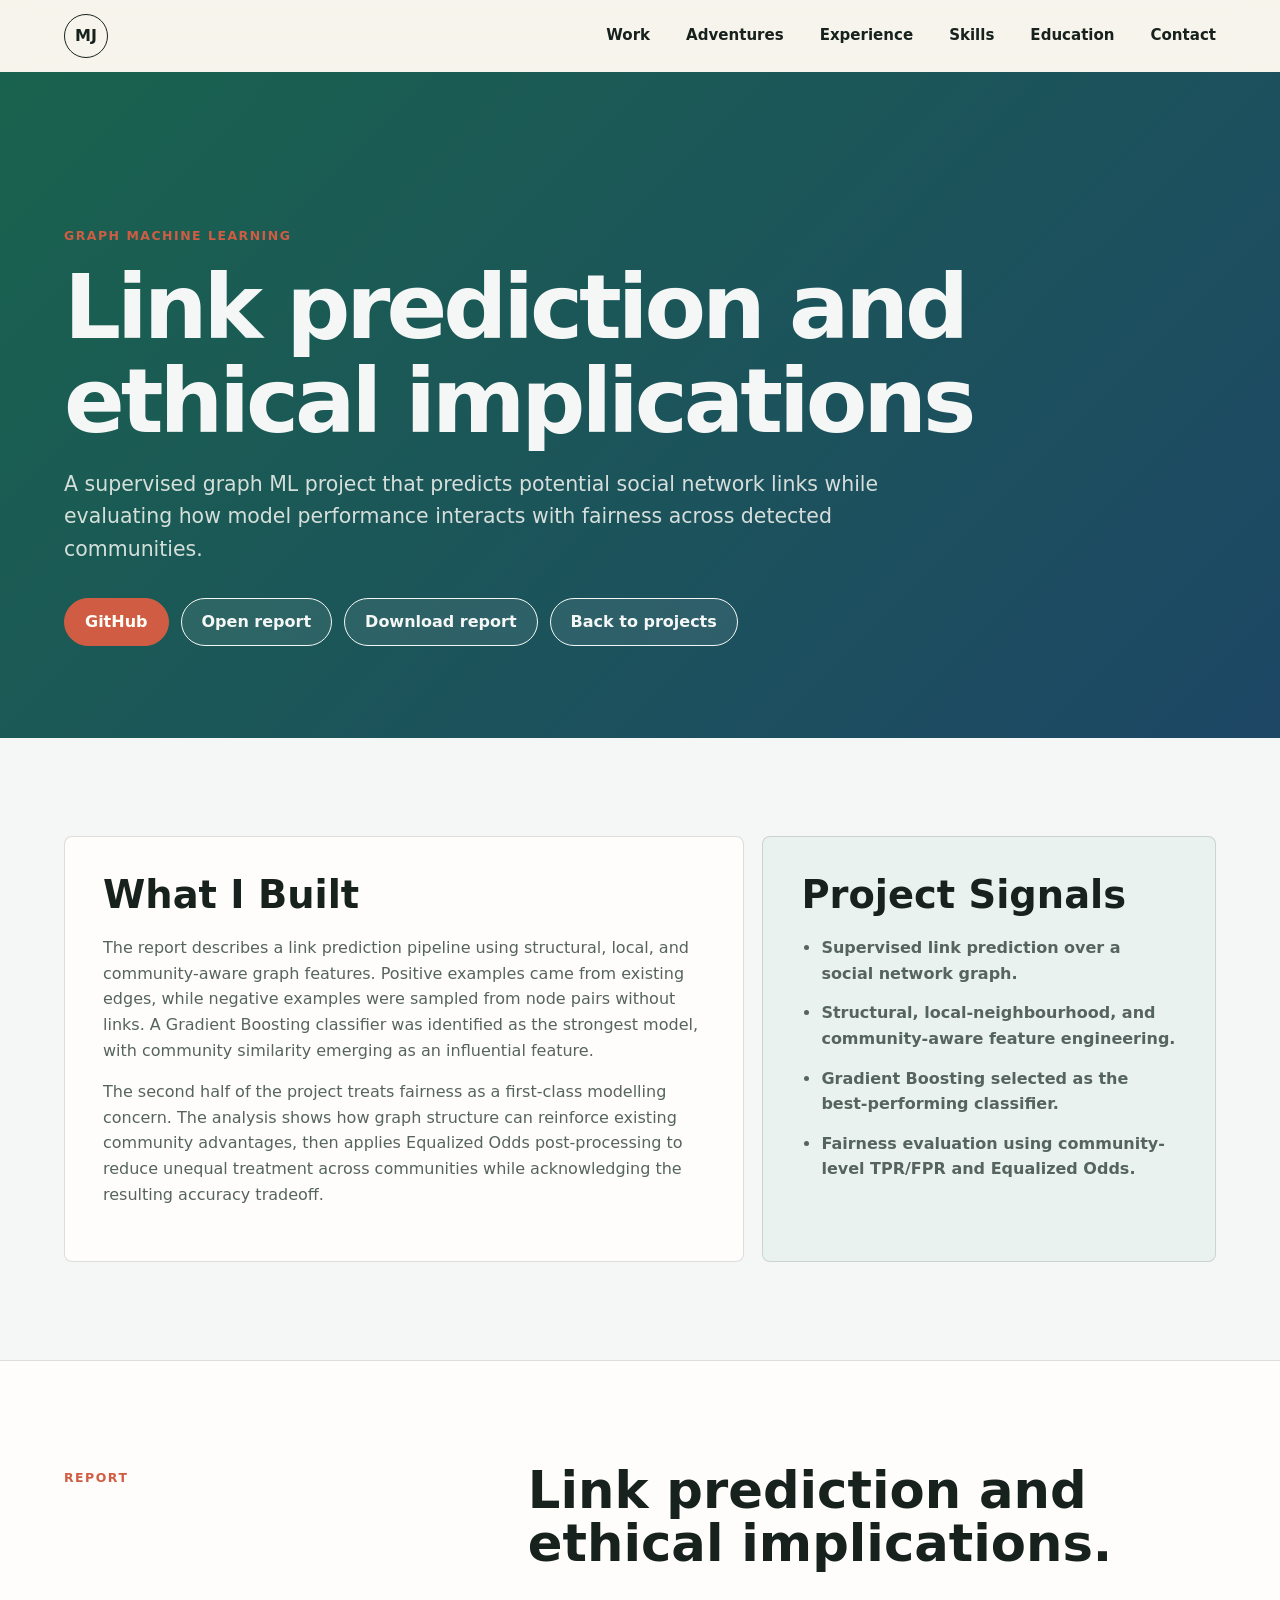
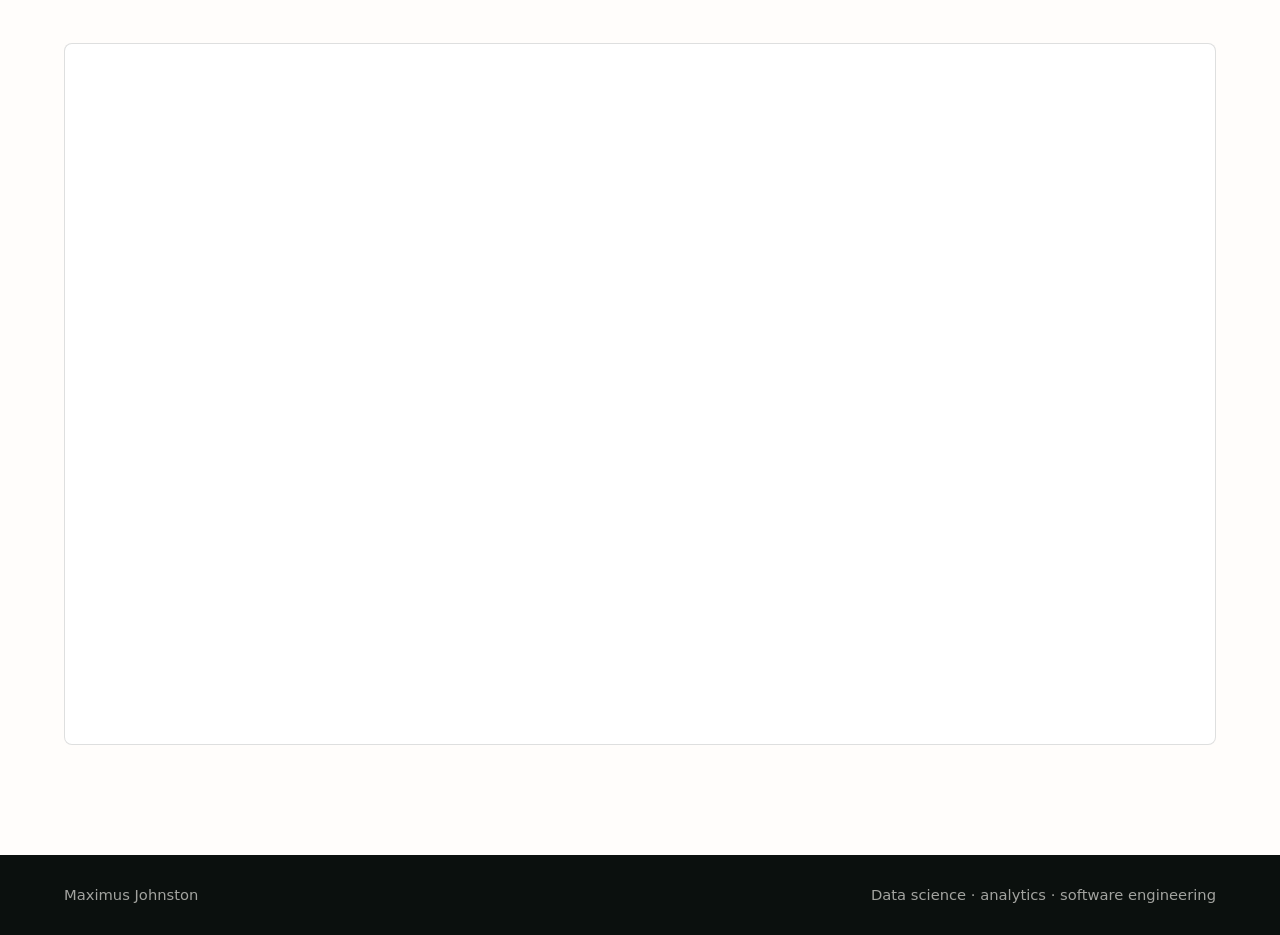
<file: projects/link-prediction.html>
<!DOCTYPE html>
<html lang="en">
    <head>
        <meta charset="UTF-8">
        <meta name="viewport" content="width=device-width, initial-scale=1">
        <meta name="description" content="Link prediction and ethical implications project by Maximus Johnston.">
        <title>Link Prediction and Ethics | Maximus Johnston</title>
        <link rel="stylesheet" href="../styles.css">
    </head>
    <body>
        <header class="site-header" data-header>
            <a class="brand" href="../index.html#home" aria-label="Maximus Johnston home">MJ</a>
            <button class="nav-toggle" type="button" aria-expanded="false" aria-controls="site-nav" aria-label="Open navigation">
                <span></span>
                <span></span>
            </button>
            <nav class="site-nav" id="site-nav" aria-label="Primary navigation">
                <a href="../index.html#work">Work</a>
                <a href="../index.html#adventures">Adventures</a>
                <a href="../index.html#experience">Experience</a>
                <a href="../index.html#skills">Skills</a>
                <a href="../index.html#education">Education</a>
                <a href="../index.html#contact">Contact</a>
            </nav>
        </header>

        <main>
            <section class="project-hero">
                <p class="eyebrow">Graph machine learning</p>
                <h1>Link prediction and ethical implications</h1>
                <p>
                    A supervised graph ML project that predicts potential social network links while evaluating how model
                    performance interacts with fairness across detected communities.
                </p>
                <div class="hero__actions">
                    <a class="button button--primary" href="https://github.com/MaximusJ08/fData_science_project_two">GitHub</a>
                    <a class="button button--secondary" href="../assets/projects/link-prediction-ethical-implications.pdf">Open report</a>
                    <a class="button button--secondary" href="../assets/projects/link-prediction-ethical-implications.pdf" download="Assignment_2__Link_Prediction_and_Ethical_Implications.pdf">Download report</a>
                    <a class="button button--secondary" href="../index.html#work">Back to projects</a>
                </div>
            </section>

            <section class="project-layout">
                <article class="project-panel">
                    <h2>What I Built</h2>
                    <p>
                        The report describes a link prediction pipeline using structural, local, and community-aware graph features.
                        Positive examples came from existing edges, while negative examples were sampled from node pairs without
                        links. A Gradient Boosting classifier was identified as the strongest model, with community similarity
                        emerging as an influential feature.
                    </p>
                    <p>
                        The second half of the project treats fairness as a first-class modelling concern. The analysis shows how
                        graph structure can reinforce existing community advantages, then applies Equalized Odds post-processing
                        to reduce unequal treatment across communities while acknowledging the resulting accuracy tradeoff.
                    </p>
                </article>

                <aside class="project-panel project-panel--accent">
                    <h2>Project Signals</h2>
                    <ul class="metric-list">
                        <li>Supervised link prediction over a social network graph.</li>
                        <li>Structural, local-neighbourhood, and community-aware feature engineering.</li>
                        <li>Gradient Boosting selected as the best-performing classifier.</li>
                        <li>Fairness evaluation using community-level TPR/FPR and Equalized Odds.</li>
                    </ul>
                </aside>
            </section>

            <section class="project-document" aria-labelledby="report-title">
                <div class="section__heading">
                    <p class="eyebrow">Report</p>
                    <h2 id="report-title">Link prediction and ethical implications.</h2>
                </div>
                <iframe class="pdf-frame" src="../assets/projects/link-prediction-ethical-implications.pdf" title="Link prediction report"></iframe>
            </section>
        </main>

        <footer class="site-footer">
            <span>Maximus Johnston</span>
            <span>Data science &middot; analytics &middot; software engineering</span>
        </footer>

        <script src="../index.js"></script>
    </body>
</html>
</file>
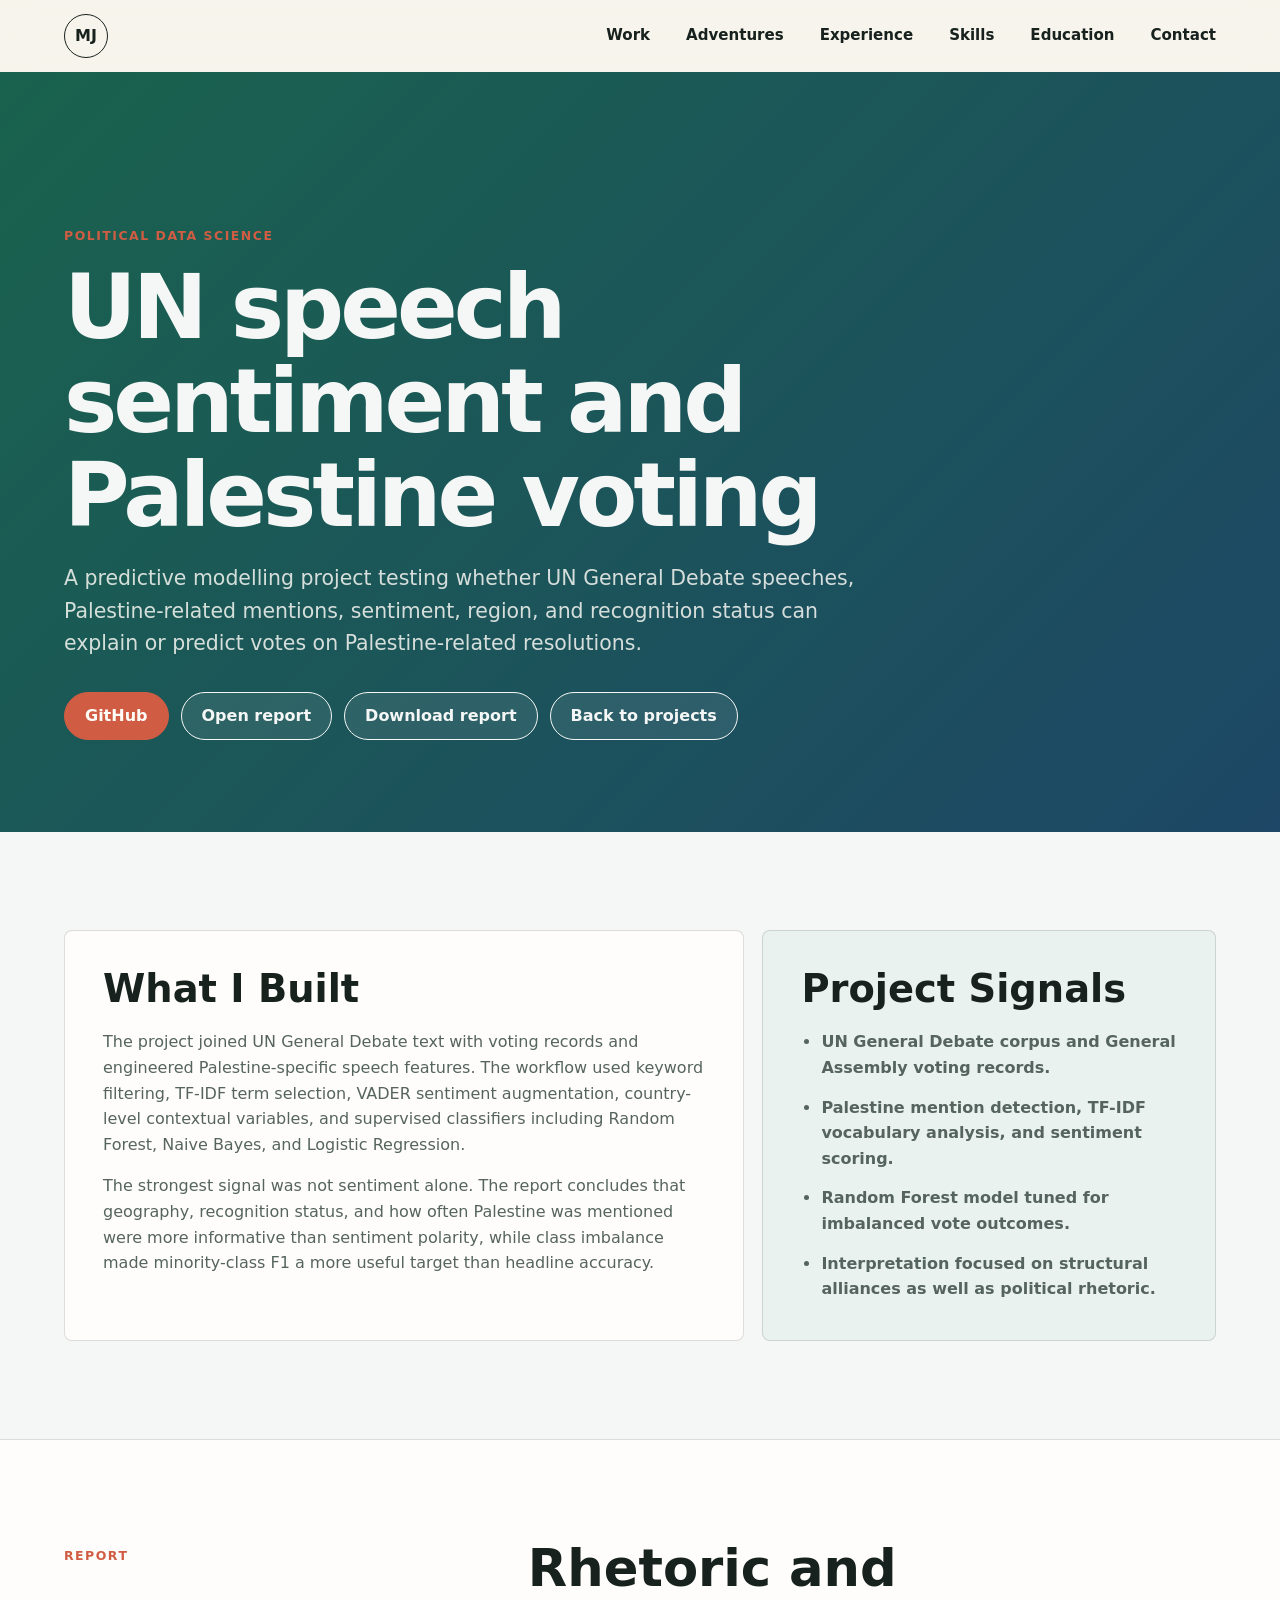
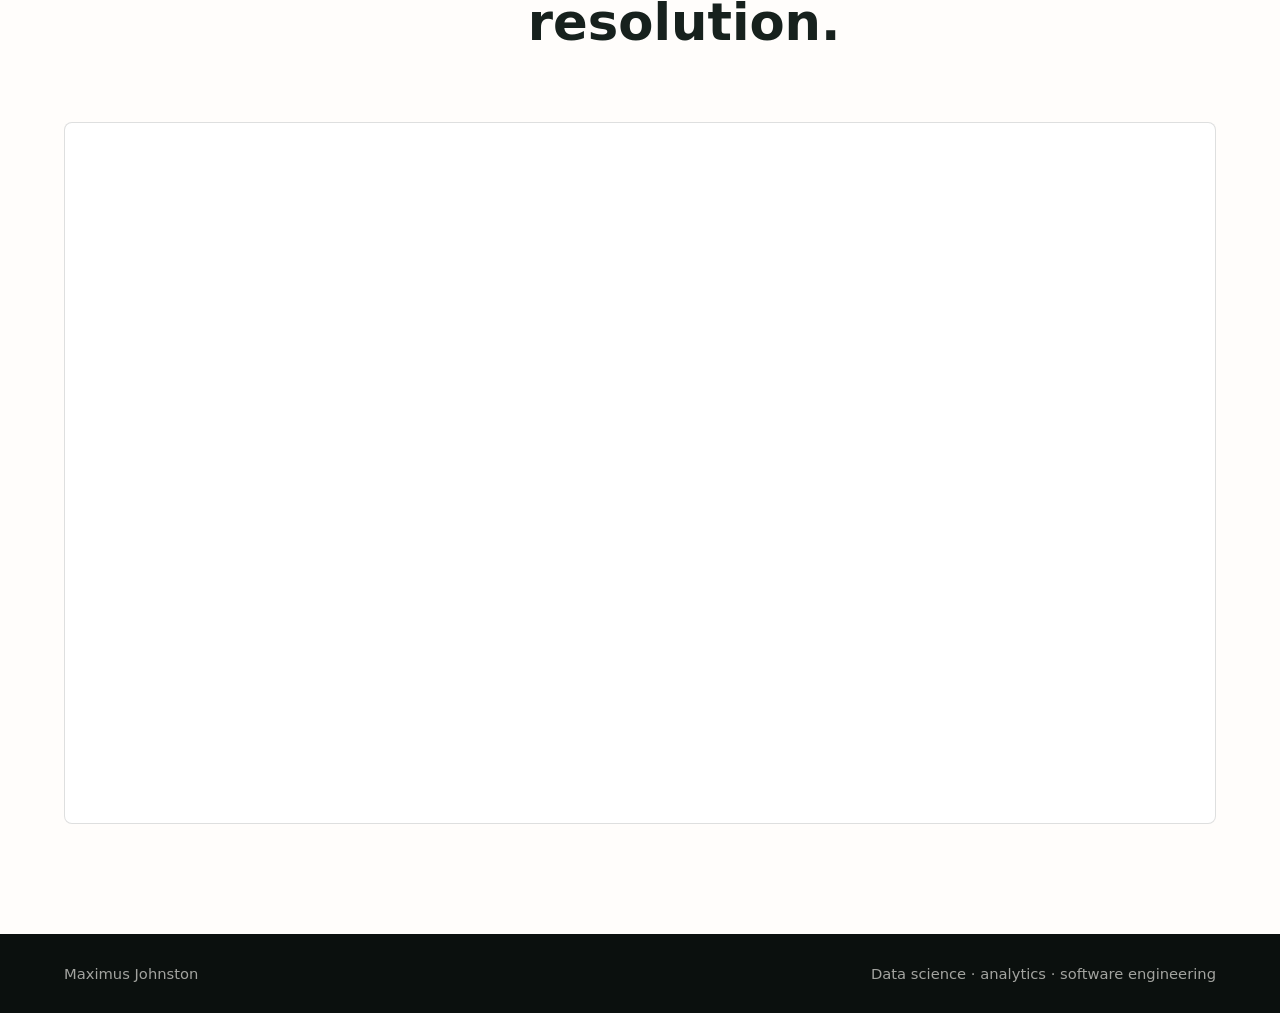
<file: projects/un-speech-voting.html>
<!DOCTYPE html>
<html lang="en">
    <head>
        <meta charset="UTF-8">
        <meta name="viewport" content="width=device-width, initial-scale=1">
        <meta name="description" content="UN speech sentiment and Palestine voting prediction project by Maximus Johnston.">
        <title>UN Speech and Palestine Voting | Maximus Johnston</title>
        <link rel="stylesheet" href="../styles.css">
    </head>
    <body>
        <header class="site-header" data-header>
            <a class="brand" href="../index.html#home" aria-label="Maximus Johnston home">MJ</a>
            <button class="nav-toggle" type="button" aria-expanded="false" aria-controls="site-nav" aria-label="Open navigation">
                <span></span>
                <span></span>
            </button>
            <nav class="site-nav" id="site-nav" aria-label="Primary navigation">
                <a href="../index.html#work">Work</a>
                <a href="../index.html#adventures">Adventures</a>
                <a href="../index.html#experience">Experience</a>
                <a href="../index.html#skills">Skills</a>
                <a href="../index.html#education">Education</a>
                <a href="../index.html#contact">Contact</a>
            </nav>
        </header>

        <main>
            <section class="project-hero">
                <p class="eyebrow">Political data science</p>
                <h1>UN speech sentiment and Palestine voting</h1>
                <p>
                    A predictive modelling project testing whether UN General Debate speeches, Palestine-related mentions,
                    sentiment, region, and recognition status can explain or predict votes on Palestine-related resolutions.
                </p>
                <div class="hero__actions">
                    <a class="button button--primary" href="https://github.com/MaximusJ08/fData_science_project">GitHub</a>
                    <a class="button button--secondary" href="../assets/projects/un-speech-palestine-voting-report.pdf">Open report</a>
                    <a class="button button--secondary" href="../assets/projects/un-speech-palestine-voting-report.pdf" download="Rhetoric_and_Resolution__Using_UN_Speech_Sentiment_to_Predict_Voting_Behavior_on_Palestine.pdf">Download report</a>
                    <a class="button button--secondary" href="../index.html#work">Back to projects</a>
                </div>
            </section>

            <section class="project-layout">
                <article class="project-panel">
                    <h2>What I Built</h2>
                    <p>
                        The project joined UN General Debate text with voting records and engineered Palestine-specific speech
                        features. The workflow used keyword filtering, TF-IDF term selection, VADER sentiment augmentation,
                        country-level contextual variables, and supervised classifiers including Random Forest, Naive Bayes,
                        and Logistic Regression.
                    </p>
                    <p>
                        The strongest signal was not sentiment alone. The report concludes that geography, recognition status,
                        and how often Palestine was mentioned were more informative than sentiment polarity, while class imbalance
                        made minority-class F1 a more useful target than headline accuracy.
                    </p>
                </article>

                <aside class="project-panel project-panel--accent">
                    <h2>Project Signals</h2>
                    <ul class="metric-list">
                        <li>UN General Debate corpus and General Assembly voting records.</li>
                        <li>Palestine mention detection, TF-IDF vocabulary analysis, and sentiment scoring.</li>
                        <li>Random Forest model tuned for imbalanced vote outcomes.</li>
                        <li>Interpretation focused on structural alliances as well as political rhetoric.</li>
                    </ul>
                </aside>
            </section>

            <section class="project-document" aria-labelledby="report-title">
                <div class="section__heading">
                    <p class="eyebrow">Report</p>
                    <h2 id="report-title">Rhetoric and resolution.</h2>
                </div>
                <iframe class="pdf-frame" src="../assets/projects/un-speech-palestine-voting-report.pdf" title="UN speech and voting report"></iframe>
            </section>
        </main>

        <footer class="site-footer">
            <span>Maximus Johnston</span>
            <span>Data science &middot; analytics &middot; software engineering</span>
        </footer>

        <script src="../index.js"></script>
    </body>
</html>
</file>
<file: styles.css>
:root {
    --bg: #f4f7f5;
    --paper: #fffdfb;
    --ink: #17211d;
    --muted: #56645f;
    --line: rgba(23, 33, 29, 0.14);
    --dark: #101815;
    --dark-soft: #18231f;
    --cream: #f4f7f5;
    --green: #1b6f57;
    --blue: #245f8f;
    --coral: #d05d43;
    --gold: #d7a847;
    --shadow: 0 24px 70px rgba(18, 28, 24, 0.16);
    color-scheme: light;
    font-family: Inter, ui-sans-serif, system-ui, -apple-system, BlinkMacSystemFont, "Segoe UI", sans-serif;
}

* {
    box-sizing: border-box;
}

html {
    scroll-behavior: smooth;
}

body {
    margin: 0;
    background: var(--bg);
    color: var(--ink);
    font-size: 16px;
    line-height: 1.6;
}

body.nav-open {
    overflow: hidden;
}

a {
    color: inherit;
}

img {
    display: block;
    max-width: 100%;
}

::selection {
    background: rgba(208, 93, 67, 0.28);
}

:focus-visible {
    outline: 3px solid var(--coral);
    outline-offset: 4px;
}

.site-header {
    position: sticky;
    top: 0;
    z-index: 20;
    display: flex;
    align-items: center;
    justify-content: space-between;
    min-height: 72px;
    padding: 0 5vw;
    background: rgba(247, 243, 234, 0.82);
    border-bottom: 1px solid transparent;
    backdrop-filter: blur(18px);
    transition: border-color 180ms ease, box-shadow 180ms ease;
}

.site-header.is-scrolled {
    border-color: var(--line);
    box-shadow: 0 10px 30px rgba(23, 33, 29, 0.08);
}

.brand {
    display: inline-grid;
    width: 44px;
    height: 44px;
    place-items: center;
    border: 1px solid var(--ink);
    border-radius: 50%;
    color: var(--ink);
    font-weight: 800;
    text-decoration: none;
}

.site-nav {
    display: flex;
    align-items: center;
    gap: clamp(18px, 3vw, 36px);
    font-size: 0.94rem;
    font-weight: 700;
}

.site-nav a {
    position: relative;
    text-decoration: none;
}

.site-nav a::after {
    position: absolute;
    right: 0;
    bottom: -7px;
    left: 0;
    height: 2px;
    background: var(--coral);
    content: "";
    transform: scaleX(0);
    transform-origin: left;
    transition: transform 180ms ease;
}

.site-nav a:hover::after,
.site-nav a:focus-visible::after {
    transform: scaleX(1);
}

.nav-toggle {
    display: none;
    width: 46px;
    height: 46px;
    border: 1px solid var(--line);
    border-radius: 50%;
    background: var(--paper);
    color: var(--ink);
}

.nav-toggle span {
    display: block;
    width: 18px;
    height: 2px;
    margin: 4px auto;
    background: currentColor;
    transition: transform 180ms ease, opacity 180ms ease;
}

.hero {
    position: relative;
    min-height: clamp(480px, 62svh, 640px);
    display: grid;
    grid-template-columns: minmax(0, 1.2fr) minmax(230px, 0.8fr);
    align-items: center;
    gap: clamp(36px, 7vw, 104px);
    padding: clamp(44px, 6vw, 76px) 7vw;
    overflow: hidden;
    isolation: isolate;
    background:
        radial-gradient(ellipse at 85% 10%, rgba(36, 95, 143, 0.13), transparent 38%),
        radial-gradient(ellipse at 12% 92%, rgba(208, 93, 67, 0.09), transparent 34%),
        var(--bg);
}

.hero::before {
    position: absolute;
    top: -180px;
    left: 43%;
    z-index: -1;
    width: 460px;
    aspect-ratio: 1;
    border: 1px solid rgba(27, 111, 87, 0.11);
    border-radius: 50%;
    content: "";
    box-shadow: 0 0 0 34px rgba(27, 111, 87, 0.025), 0 0 0 70px rgba(27, 111, 87, 0.02);
}

.hero__content {
    position: relative;
    z-index: 1;
    width: min(760px, 100%);
}

.hero__visual {
    position: relative;
    z-index: 1;
    width: min(100%, 410px);
    justify-self: end;
    margin: 0;
}

.hero__photo-frame {
    aspect-ratio: 0.86;
    overflow: hidden;
    border: 8px solid rgba(255, 253, 251, 0.76);
    border-radius: 190px 190px 12px 12px;
    background: #b8cbd0;
    box-shadow: var(--shadow);
    transform: rotate(2deg);
}

.hero__photo {
    width: 100%;
    height: 100%;
    object-fit: cover;
    object-position: 67% 50%;
}

.hero__caption {
    position: absolute;
    right: -18px;
    bottom: 22px;
    display: flex;
    align-items: center;
    gap: 10px;
    padding: 13px 18px;
    border: 1px solid rgba(23, 33, 29, 0.08);
    border-radius: 999px;
    background: var(--paper);
    box-shadow: 0 12px 32px rgba(18, 28, 24, 0.14);
    color: var(--ink);
    font-size: 0.88rem;
    font-weight: 800;
}

.hero__caption-dot {
    width: 9px;
    height: 9px;
    border-radius: 50%;
    background: var(--green);
    box-shadow: 0 0 0 4px rgba(27, 111, 87, 0.13);
}

.eyebrow {
    margin: 0 0 14px;
    color: var(--coral);
    font-size: 0.78rem;
    font-weight: 800;
    letter-spacing: 0.12em;
    text-transform: uppercase;
}

.hero .eyebrow {
    color: var(--green);
}

.section--dark .eyebrow,
.contact .eyebrow {
    color: #f1b07f;
}

h1,
h2,
h3,
p {
    margin-top: 0;
}

h1,
h2,
h3 {
    line-height: 1.05;
    letter-spacing: 0;
}

h1 {
    max-width: 740px;
    margin-bottom: 20px;
    font-size: clamp(3rem, 5.7vw, 5.6rem);
    letter-spacing: -0.045em;
}

h2 {
    margin-bottom: 0;
    font-size: clamp(2rem, 4vw, 4.8rem);
}

h3 {
    margin-bottom: 14px;
    font-size: clamp(1.2rem, 2vw, 1.55rem);
}

.hero__summary {
    max-width: 660px;
    color: var(--muted);
    font-size: clamp(1.02rem, 1.45vw, 1.18rem);
}

.hero .button--secondary {
    border-color: rgba(23, 33, 29, 0.24);
    background: rgba(255, 253, 251, 0.68);
}

.hero__actions,
.contact__actions {
    display: flex;
    flex-wrap: wrap;
    gap: 12px;
    margin-top: 32px;
}

.button {
    display: inline-flex;
    align-items: center;
    justify-content: center;
    min-height: 48px;
    padding: 0 20px;
    border: 1px solid currentColor;
    border-radius: 999px;
    font-weight: 800;
    text-decoration: none;
    transition: transform 180ms ease, background 180ms ease, color 180ms ease;
}

.button:hover {
    transform: translateY(-2px);
}

.button--primary {
    border-color: var(--coral);
    background: var(--coral);
    color: #fffdf8;
}

.button--secondary {
    background: rgba(255, 253, 248, 0.08);
    color: inherit;
}

.proof-strip {
    display: grid;
    grid-template-columns: repeat(4, 1fr);
    border-top: 1px solid var(--line);
    border-bottom: 1px solid var(--line);
    background: var(--paper);
}

.proof-strip div {
    min-height: 132px;
    padding: clamp(22px, 4vw, 38px);
    border-right: 1px solid var(--line);
}

.proof-strip div:last-child {
    border-right: 0;
}

.proof-strip strong {
    display: block;
    margin-bottom: 12px;
    color: var(--green);
    font-size: clamp(1.8rem, 3.4vw, 3.35rem);
    line-height: 1;
}

.proof-strip span {
    display: block;
    max-width: 230px;
    color: var(--muted);
    font-weight: 700;
}

.section {
    padding: clamp(76px, 10vw, 132px) 5vw;
}

.section__heading {
    display: grid;
    grid-template-columns: minmax(220px, 0.72fr) minmax(0, 1.28fr);
    gap: clamp(24px, 6vw, 88px);
    align-items: start;
    margin-bottom: clamp(34px, 6vw, 72px);
}

.section__heading .eyebrow {
    margin-top: 0.35em;
}

.section--intro {
    display: grid;
    grid-template-columns: minmax(220px, 0.92fr) minmax(0, 1.08fr);
    gap: clamp(28px, 6vw, 88px);
}

.section--intro .section__heading {
    display: block;
    margin-bottom: 0;
}

.profile-copy {
    display: grid;
    gap: 22px;
    color: var(--muted);
    font-size: clamp(1.05rem, 1.7vw, 1.26rem);
}

.profile-copy p {
    margin-bottom: 0;
}

.section--dark {
    background:
        linear-gradient(135deg, rgba(36, 95, 143, 0.26), transparent 44%),
        var(--dark);
    color: var(--cream);
}

.section--adventures {
    overflow: hidden;
    border-top: 1px solid var(--line);
    border-bottom: 1px solid var(--line);
    background: var(--paper);
}

.adventure-intro {
    max-width: 640px;
    margin: 0;
    color: var(--muted);
    font-size: clamp(1.05rem, 1.7vw, 1.24rem);
}

.adventure-grid {
    columns: 3;
    column-gap: 14px;
    column-fill: balance;
}

.adventure-card {
    position: relative;
    display: inline-block;
    width: 100%;
    min-width: 0;
    overflow: hidden;
    margin: 0 0 14px;
    border-radius: 14px;
    background: var(--dark-soft);
    box-shadow: 0 18px 42px rgba(18, 28, 24, 0.12);
    vertical-align: top;
    break-inside: avoid;
}

.adventure-card img {
    display: block;
    width: 100%;
    height: auto;
    transition: transform 700ms cubic-bezier(0.2, 0.7, 0.2, 1), filter 300ms ease;
}

.adventure-card--ireland img {
    aspect-ratio: 2.15 / 1;
    object-fit: cover;
    object-position: center 34%;
}

.adventure-card::after {
    position: absolute;
    inset: 28% 0 0;
    background: linear-gradient(180deg, transparent, rgba(8, 15, 12, 0.82));
    content: "";
    pointer-events: none;
}

.adventure-card figcaption {
    position: absolute;
    right: 20px;
    bottom: 16px;
    left: 20px;
    z-index: 1;
    display: grid;
    gap: 3px;
    color: #fffdf8;
}

.adventure-card figcaption span {
    color: #f1b07f;
    font-size: 0.74rem;
    font-weight: 900;
    letter-spacing: 0.12em;
    text-transform: uppercase;
}

.adventure-card figcaption strong {
    font-size: clamp(1rem, 1.7vw, 1.35rem);
    line-height: 1.15;
}

.adventure-card:hover img,
.adventure-card:focus-within img {
    filter: saturate(1.08);
    transform: scale(1.045);
}

.section--dark .section__heading h2 {
    max-width: 860px;
}

.case-grid {
    display: grid;
    grid-template-columns: repeat(6, 1fr);
    gap: 18px;
}

.case-card {
    position: relative;
    isolation: isolate;
    overflow: hidden;
    grid-column: span 3;
    min-height: 320px;
    display: flex;
    flex-direction: column;
    justify-content: space-between;
    padding: clamp(24px, 4vw, 38px);
    border: 1px solid rgba(255, 253, 248, 0.14);
    border-radius: 14px;
    background: rgba(255, 253, 248, 0.055);
    box-shadow: 0 24px 60px rgba(0, 0, 0, 0.16);
    color: inherit;
    text-decoration: none;
    transition: border-color 220ms ease, background 220ms ease, transform 220ms ease, box-shadow 220ms ease;
}

.case-card:hover,
.case-card:focus-visible {
    border-color: rgba(255, 253, 248, 0.42);
    background: rgba(255, 253, 248, 0.09);
    box-shadow: 0 28px 72px rgba(0, 0, 0, 0.24);
    transform: translateY(-6px);
}

.case-card--feature {
    grid-column: span 6;
    min-height: 320px;
    background:
        linear-gradient(135deg, rgba(27, 111, 87, 0.76), rgba(36, 95, 143, 0.38)),
        var(--dark-soft);
}

.case-card--thesis {
    background:
        radial-gradient(ellipse at 86% 22%, rgba(215, 168, 71, 0.25), transparent 38%),
        linear-gradient(125deg, #174c49 0%, #183a4d 62%, #333251 100%);
}

.case-card--thesis::after {
    position: absolute;
    top: -130px;
    right: -84px;
    z-index: -1;
    width: 360px;
    aspect-ratio: 1;
    border: 1px solid rgba(255, 253, 248, 0.17);
    border-radius: 50%;
    content: "";
    box-shadow: 0 0 0 28px rgba(255, 253, 248, 0.035), 0 0 0 64px rgba(255, 253, 248, 0.025);
}

.case-card__meta {
    display: flex;
    flex-wrap: wrap;
    gap: 10px;
    margin-bottom: 54px;
    color: rgba(255, 253, 248, 0.72);
    font-size: 0.82rem;
    font-weight: 800;
}

.case-card__meta span {
    padding: 6px 10px;
    border: 1px solid rgba(255, 253, 248, 0.22);
    border-radius: 999px;
}

.case-card p {
    max-width: 760px;
    margin-bottom: 0;
    color: rgba(255, 253, 248, 0.8);
}

.case-card__cta {
    display: inline-flex;
    align-self: flex-start;
    margin-top: 28px;
    color: #f1b07f;
    font-size: 0.86rem;
    font-weight: 900;
    text-transform: uppercase;
    transition: gap 180ms ease;
    gap: 8px;
}

.case-card__cta::after {
    content: "\2197";
    font-size: 1.15em;
}

.case-card:hover .case-card__cta {
    gap: 13px;
}

.project-hero {
    padding: clamp(92px, 12vw, 156px) 5vw clamp(58px, 8vw, 92px);
    background:
        linear-gradient(135deg, rgba(27, 111, 87, 0.86), rgba(36, 95, 143, 0.66)),
        var(--dark);
    color: var(--cream);
}

.project-hero h1 {
    max-width: 1000px;
    font-size: clamp(3rem, 7vw, 6.6rem);
}

.project-hero p:not(.eyebrow) {
    max-width: 820px;
    color: rgba(255, 253, 248, 0.82);
    font-size: clamp(1.05rem, 1.8vw, 1.28rem);
}

.project-layout {
    display: grid;
    grid-template-columns: minmax(0, 1.2fr) minmax(280px, 0.8fr);
    gap: 18px;
    padding: clamp(58px, 8vw, 98px) 5vw;
}

.project-layout--single {
    grid-template-columns: minmax(0, 1fr);
    padding-top: 0;
}

.project-panel {
    padding: clamp(24px, 4vw, 38px);
    border: 1px solid var(--line);
    border-radius: 8px;
    background: var(--paper);
}

.project-panel--accent {
    background: #eaf2ef;
}

.project-panel h2 {
    margin-bottom: 20px;
    font-size: clamp(1.7rem, 3vw, 3.2rem);
}

.project-panel p,
.metric-list {
    color: var(--muted);
}

.metric-list {
    display: grid;
    gap: 14px;
    padding-left: 20px;
    margin: 0;
    font-weight: 700;
}

.project-document {
    padding: clamp(64px, 8vw, 104px) 5vw;
    border-top: 1px solid var(--line);
    background: var(--paper);
}

.pdf-frame {
    width: 100%;
    height: min(78vh, 860px);
    min-height: 520px;
    border: 1px solid var(--line);
    border-radius: 8px;
    background: #fff;
}

.timeline {
    border-top: 1px solid var(--line);
}

.timeline__item {
    display: grid;
    grid-template-columns: minmax(180px, 0.34fr) minmax(0, 1fr);
    gap: clamp(20px, 5vw, 72px);
    padding: clamp(28px, 5vw, 46px) 0;
    border-bottom: 1px solid var(--line);
}

.timeline__item time,
.education-list time {
    color: var(--green);
    font-size: 0.86rem;
    font-weight: 900;
    text-transform: uppercase;
}

.timeline__item h3,
.education-list h3,
.skills-grid h3 {
    margin-bottom: 10px;
}

.timeline__item p,
.education-list p,
.skills-grid p,
.contact p {
    margin-bottom: 0;
    color: var(--muted);
}

.section--split {
    background: var(--paper);
    border-top: 1px solid var(--line);
    border-bottom: 1px solid var(--line);
}

.skills-grid {
    display: grid;
    grid-template-columns: repeat(4, 1fr);
    gap: 16px;
}

.skills-grid article,
.education-list article {
    padding: 24px;
    border: 1px solid var(--line);
    border-radius: 8px;
    background: rgba(255, 253, 248, 0.64);
    transition: transform 200ms ease, border-color 200ms ease, box-shadow 200ms ease;
}

.skills-grid article:hover,
.education-list article:hover {
    border-color: rgba(27, 111, 87, 0.34);
    box-shadow: 0 16px 36px rgba(18, 28, 24, 0.08);
    transform: translateY(-4px);
}

.skills-grid article {
    min-height: 230px;
}

.education-list {
    display: grid;
    grid-template-columns: repeat(3, 1fr);
    gap: 16px;
}

.contact {
    display: grid;
    grid-template-columns: minmax(0, 1.1fr) minmax(280px, 0.9fr);
    gap: clamp(28px, 6vw, 86px);
    align-items: end;
    padding: clamp(76px, 10vw, 126px) 5vw;
    background: var(--dark);
    color: var(--cream);
}

.contact h2 {
    max-width: 780px;
    margin-bottom: 22px;
}

.contact p {
    max-width: 680px;
    color: rgba(255, 253, 248, 0.78);
}

.contact__actions {
    justify-content: flex-end;
    margin-top: 0;
}

.site-footer {
    display: flex;
    justify-content: space-between;
    gap: 18px;
    padding: 28px 5vw;
    background: #0b100e;
    color: rgba(255, 253, 248, 0.62);
    font-size: 0.92rem;
}

@media (max-width: 1000px) {
    .proof-strip,
    .skills-grid,
    .education-list {
        grid-template-columns: repeat(2, 1fr);
    }

    .proof-strip div:nth-child(2) {
        border-right: 0;
    }

    .proof-strip div:nth-child(-n + 2) {
        border-bottom: 1px solid var(--line);
    }

    .section__heading,
    .section--intro,
    .contact,
    .project-layout {
        grid-template-columns: 1fr;
    }

    .contact__actions {
        justify-content: flex-start;
    }
}

@media (max-width: 760px) {
    .site-header {
        min-height: 66px;
    }

    .nav-toggle {
        position: relative;
        z-index: 31;
        display: inline-block;
    }

    .site-nav {
        position: fixed;
        inset: 0;
        z-index: 30;
        display: grid;
        place-content: center;
        gap: 28px;
        background: rgba(247, 243, 234, 0.96);
        font-size: 2rem;
        opacity: 0;
        pointer-events: none;
        transform: translateY(-10px);
        transition: opacity 180ms ease, transform 180ms ease;
    }

    .nav-open .site-nav {
        opacity: 1;
        pointer-events: auto;
        transform: translateY(0);
    }

    .nav-open .nav-toggle span:first-child {
        transform: translateY(3px) rotate(45deg);
    }

    .nav-open .nav-toggle span:last-child {
        transform: translateY(-3px) rotate(-45deg);
    }

    .hero {
        min-height: auto;
        grid-template-columns: 1fr;
        gap: 38px;
        padding: 52px 6vw 64px;
    }

    .hero__visual {
        width: min(78vw, 350px);
        justify-self: center;
    }

    .hero__caption {
        right: -8px;
        bottom: 18px;
    }

    .case-grid {
        grid-template-columns: 1fr;
    }

    .adventure-grid {
        columns: 2;
    }

    .case-card,
    .case-card--feature {
        grid-column: auto;
        min-height: 300px;
    }

    .timeline__item {
        grid-template-columns: 1fr;
        gap: 8px;
    }
}

@media (max-width: 560px) {
    body {
        font-size: 15px;
    }

    .proof-strip,
    .skills-grid,
    .education-list {
        grid-template-columns: 1fr;
    }

    .proof-strip div {
        min-height: 0;
        border-right: 0;
        border-bottom: 1px solid var(--line);
    }

    .proof-strip div:last-child {
        border-bottom: 0;
    }

    h1 {
        font-size: 3rem;
    }

    .hero {
        padding: 42px 6vw 54px;
    }

    .hero__photo-frame {
        border-width: 6px;
        border-radius: 150px 150px 10px 10px;
    }

    .hero__caption {
        right: -4px;
        padding: 10px 14px;
        font-size: 0.8rem;
    }

    .adventure-grid {
        column-gap: 10px;
    }

    .adventure-card::after,
    .adventure-card figcaption {
        display: none;
    }

    .button {
        width: 100%;
    }

    .site-footer {
        flex-direction: column;
    }

    .pdf-frame {
        min-height: 420px;
    }
}

html.has-reveal [data-reveal] {
    opacity: 0;
    transform: translateY(20px);
    transition: opacity 600ms ease, transform 600ms cubic-bezier(0.2, 0.7, 0.2, 1);
}

html.has-reveal [data-reveal].is-visible {
    opacity: 1;
    transform: translateY(0);
}

@media (prefers-reduced-motion: reduce) {
    html {
        scroll-behavior: auto;
    }

    *,
    *::before,
    *::after {
        animation-duration: 0.01ms !important;
        animation-iteration-count: 1 !important;
        transition-duration: 0.01ms !important;
    }

    html.has-reveal [data-reveal] {
        opacity: 1;
        transform: none;
    }
}
</file>
